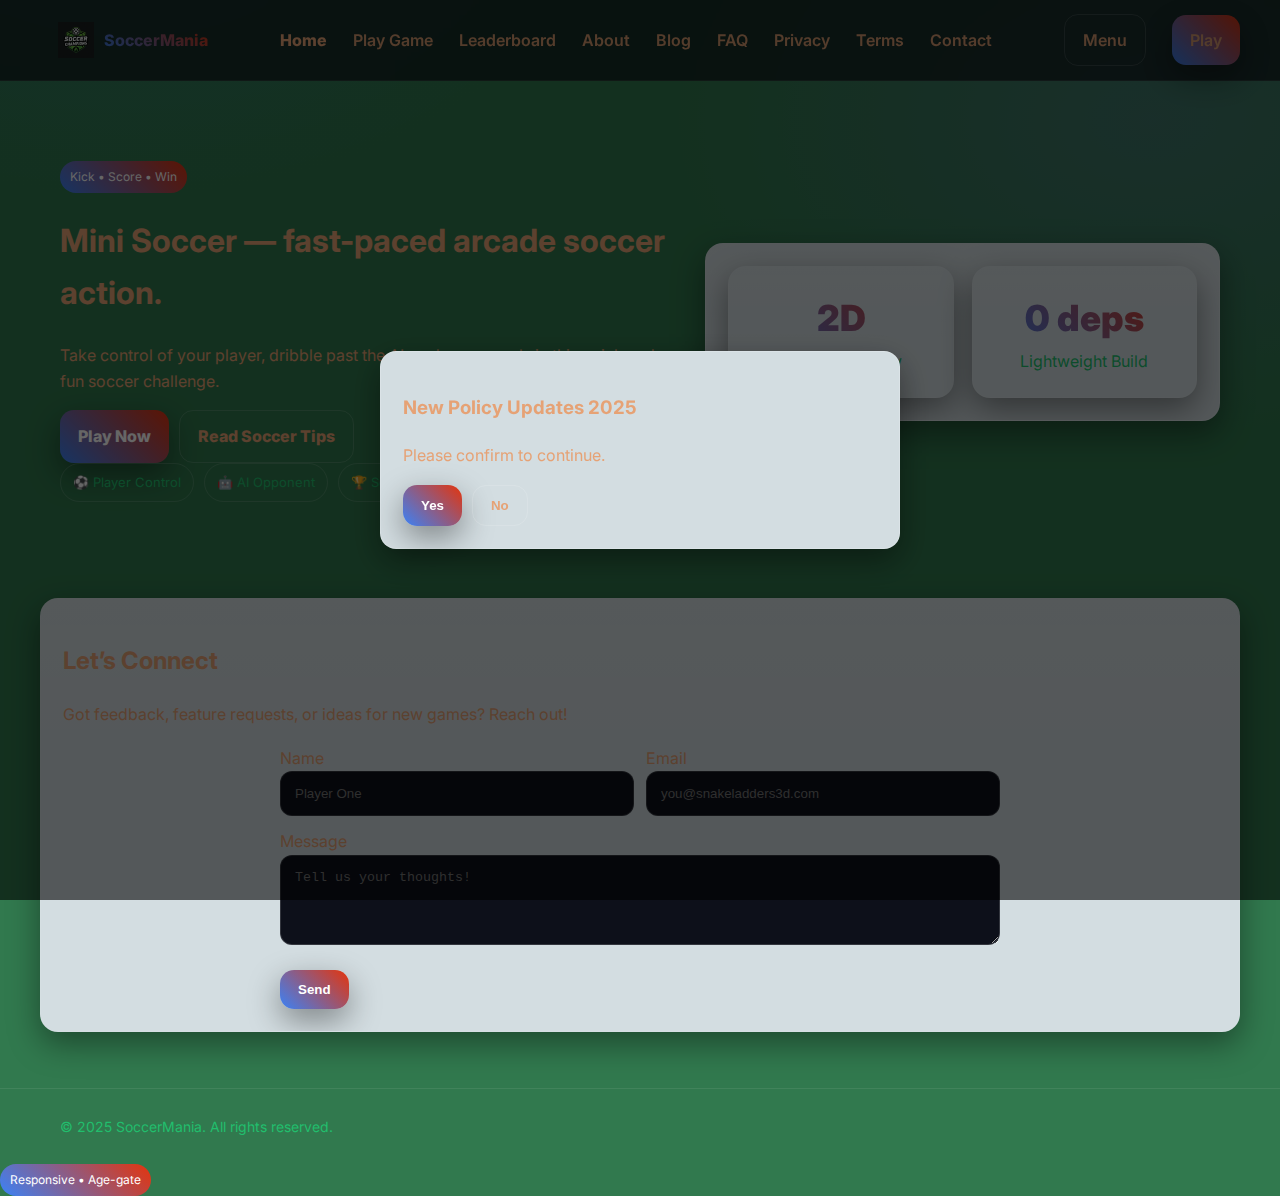
<file: index.html>
<!doctype html>
<html lang="en">
<head>
<meta charset="utf-8">
<meta name="viewport" content="width=device-width, initial-scale=1" />
<link rel="icon" href="./assets/img/Sonja.svg">
<title>SoccerMania - Mini Soccer</title>
<meta name="description" content="SoccerMania is a playful, responsive game site with a fast canvas soccer game.">
<meta property="og:title" content="SoccerMania - Mini Soccer">
<meta property="og:description" content="Play Mini Soccer. Fast loads, mobile-first, no installs.">
<meta property="og:type" content="website">
<meta property="og:image" content="./assets/img/Sonja.svg">
<meta name="twitter:card" content="summary">
<meta name="twitter:title" content="SoccerMania — Play Mini Soccer">
<meta name="twitter:description" content="A sleek browser soccer game with smooth controls.">
<link rel="preconnect" href="https://fonts.googleapis.com"><link rel="preconnect" href="https://fonts.gstatic.com" crossorigin>
<link href="https://fonts.googleapis.com/css2?family=Inter:wght@400;600;800&display=swap" rel="stylesheet">
<link rel="stylesheet" href="assets/css/style.css" />
</head>
<body>
<nav class="nav">
  <div class="container nav-inner">
    <a class="logo" href="index.html" aria-label="Home"><img src="assets/img/logo.svg" alt="SoccerMania icon"><span>SoccerMania</span></a>
    <div class="menu" data-nav-menu>
      <a href="index.html" style='opacity:1;font-weight:800'>Home</a>
      <a href="game.html" >Play Game</a>
      <a href="leaderboard.html" >Leaderboard</a>
      <a href="about.html" >About</a>
      <a href="blog.html" >Blog</a>
      <a href="faq.html" >FAQ</a>
      <a href="privacy.html" >Privacy</a>
      <a href="terms.html" >Terms</a>
      <a href="#contact">Contact</a>
    </div>
    <div class="right"><a class="btn ghost" data-nav-toggle>Menu</a><a class="btn" href="game.html">Play</a></div>
  </div>
</nav>

<header class="hero">
  <div class="container grid">
    <div>
      <div class="badge">Kick • Score • Win</div>
      <h1>Mini Soccer — fast-paced arcade soccer action.</h1>
      <p>Take control of your player, dribble past the AI, and score goals in this quick and fun soccer challenge.</p>
      <div style="display:flex;gap:10px;flex-wrap:wrap">
        <a class="btn" href="game.html">Play Now</a>
        <a class="btn ghost" href="blog.html">Read Soccer Tips</a>
      </div>
      <div class="kudos">
        <span class="pill">⚽ Player Control</span>
        <span class="pill">🤖 AI Opponent</span>
        <span class="pill">🏆 Score Tracking</span>
      </div>
    </div>
    <div class="card">
      <div class="grid-2">
        <div class="card">
          <div class="stat"><div class="n">2D</div><div class="t">Top-Down View</div></div>
        </div>
        <div class="card">
          <div class="stat"><div class="n">0 deps</div><div class="t">Lightweight Build</div></div>
        </div>
      </div>
    </div>
  </div>
</header>

<!-- <section class="section container">
  <h2>Game Highlights</h2>
  <div class="showcase">
    <div class="tile">
      <img src="assets/img/blob.svg" alt="" style="width:100%;height:100%;opacity:.6;object-fit:cover">
      <div class="cap">Fast Gameplay</div>
    </div>
    <div class="tile">
      <img src="assets/img/blob.svg" alt="" style="width:100%;height:100%;opacity:.6;object-fit:cover">
      <div class="cap">Simple Controls</div>
    </div>
    <div class="tile">
      <img src="assets/img/blob.svg" alt="" style="width:100%;height:100%;opacity:.6;object-fit:cover">
      <div class="cap">AI Challenge</div>
    </div>
  </div>
</section> -->

<section id="contact" class="section container">
  <div class="card">
    <h2>Let’s Connect</h2>
    <p>Got feedback, feature requests, or ideas for new games? Reach out!</p>
    <form id="contact-form" style="max-width:720px;margin:18px auto 0;text-align:left">
      <div class="form-row">
        <div>
          <label>Name</label>
          <input name="name" required placeholder="Player One">
        </div>
        <div>
          <label>Email</label>
          <input name="email" required type="email" placeholder="you@snakeladders3d.com">
        </div>
      </div>
      <div style="height:12px"></div>
      <div>
        <label>Message</label>
        <textarea name="message" rows="4" placeholder="Tell us your thoughts!"></textarea>
      </div>
      <div style="height:18px"></div>
      <button class="btn" type="submit">Send</button>
    </form>
  </div>
</section>

<footer class="footer">
  <div class="container" style="display:flex;align-items:center;justify-content:space-between;gap:12px;flex-wrap:wrap">
    <div>© 2025 SoccerMania. All rights reserved.</div>
  </div>
</footer>
<div style="display:flex;gap:12px;align-items:center"><span class="badge">Responsive • Age-gate</span></div>
</div></footer><script src="assets/js/main.js"></script></body></html>
</file>
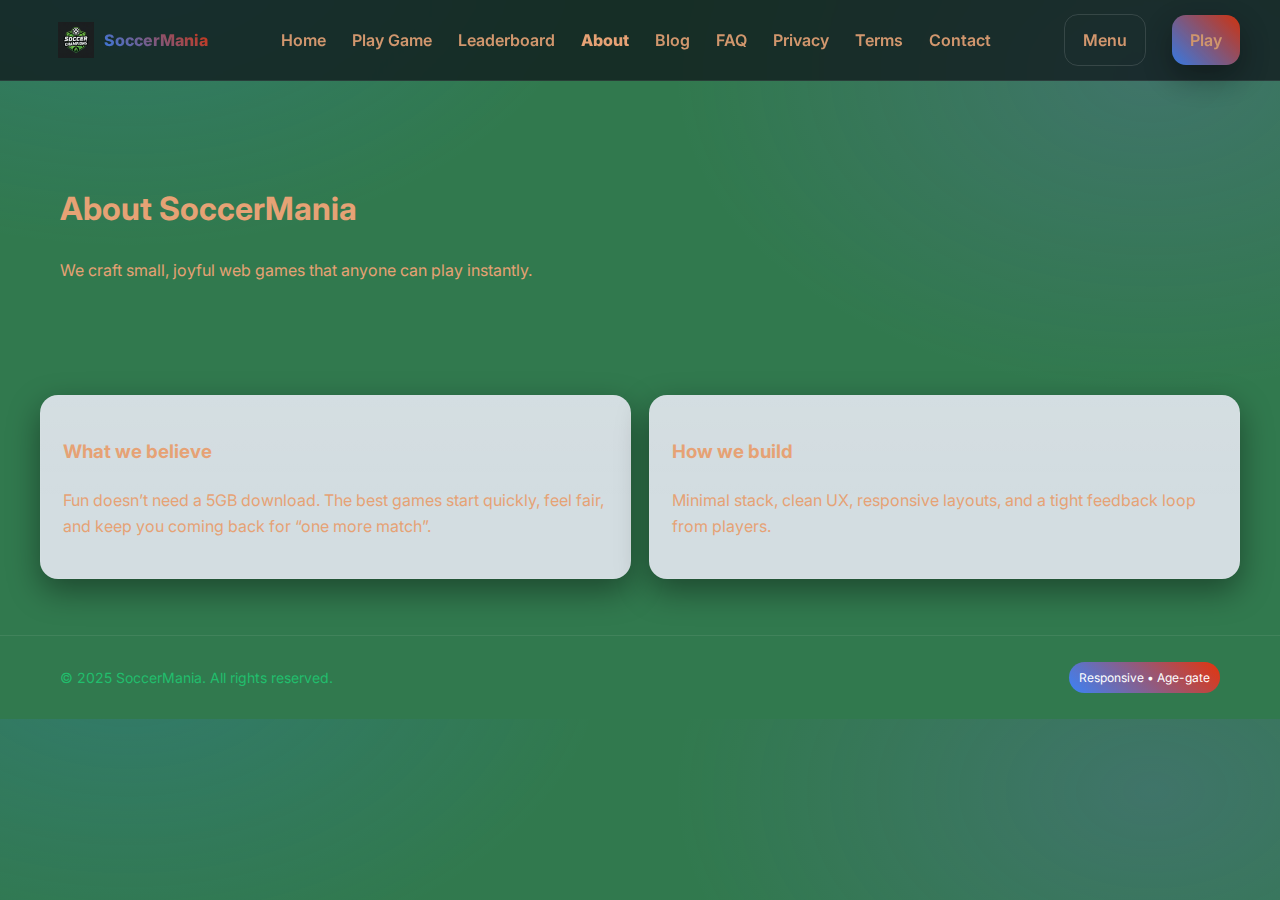
<file: about.html>
<!doctype html>
<html lang="en">
<head>
<meta charset="utf-8">
<meta name="viewport" content="width=device-width, initial-scale=1" />
<link rel="icon" href="./assets/img/Sonja.svg">
<title>SoccerMania - Mini Soccer</title>
<meta name="description" content="SoccerMania is a playful, responsive game site with a fast canvas soccer game.">
<link rel="preconnect" href="https://fonts.googleapis.com"><link rel="preconnect" href="https://fonts.gstatic.com" crossorigin>
<link href="https://fonts.googleapis.com/css2?family=Inter:wght@400;600;800&display=swap" rel="stylesheet">
<link rel="stylesheet" href="assets/css/style.css" />
</head>
<body>
<nav class="nav">
  <div class="container nav-inner">
    <a class="logo" href="index.html" aria-label="Home"><img src="assets/img/logo.svg" alt="SoccerMania icon"><span>SoccerMania</span></a>
    <div class="menu" data-nav-menu>
      <a href="index.html" >Home</a>
      <a href="game.html" >Play Game</a>
      <a href="leaderboard.html" >Leaderboard</a>
      <a href="about.html" style='opacity:1;font-weight:800'>About</a>
      <a href="blog.html" >Blog</a>
      <a href="faq.html" >FAQ</a>
      <a href="privacy.html" >Privacy</a>
      <a href="terms.html" >Terms</a>
      <a href="#contact">Contact</a>
    </div>
    <div class="right"><a class="btn ghost" data-nav-toggle>Menu</a><a class="btn" href="game.html">Play</a></div>
  </div>
</nav>

<header class="hero"><div class="container"><h1>About SoccerMania</h1><p>We craft small, joyful web games that anyone can play instantly.</p></div></header>
<section class="section container"><div class="grid-2">
<div class="card"><h3>What we believe</h3><p>Fun doesn’t need a 5GB download. The best games start quickly, feel fair, and keep you coming back for “one more match”.</p></div>
<div class="card"><h3>How we build</h3><p>Minimal stack, clean UX, responsive layouts, and a tight feedback loop from players.</p></div>
</div></section>
<footer class="footer"><div class="container" style="display:flex;align-items:center;justify-content:space-between;gap:12px;flex-wrap:wrap">
<div>© 2025 SoccerMania. All rights reserved.</div><div style="display:flex;gap:12px;align-items:center"><span class="badge">Responsive • Age-gate</span></div>
</div></footer><script src="assets/js/main.js"></script></body></html>
</file>
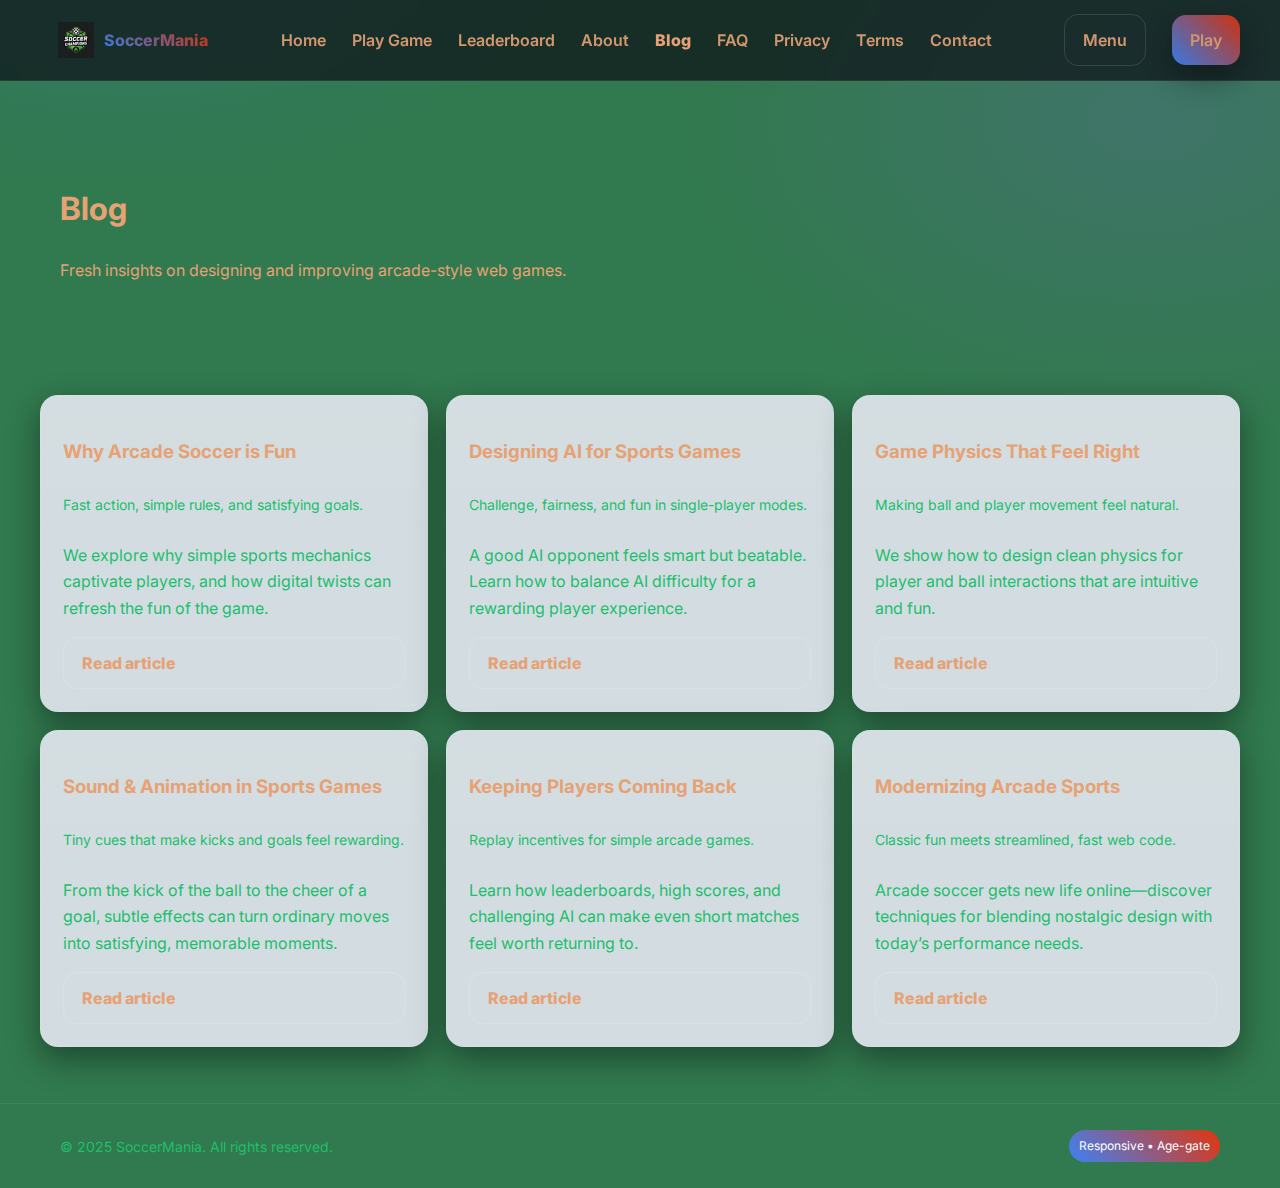
<file: blog.html>
<!doctype html>
<html lang="en">
<head>
<meta charset="utf-8">
<meta name="viewport" content="width=device-width, initial-scale=1" />
<link rel="icon" href="./assets/img/Sonja.svg">
<title>SoccerMania - Mini Soccer</title>
<meta name="description" content="SoccerMania is a playful, responsive game site with a fast canvas soccer game.">
<link rel="preconnect" href="https://fonts.googleapis.com"><link rel="preconnect" href="https://fonts.gstatic.com" crossorigin>
<link href="https://fonts.googleapis.com/css2?family=Inter:wght@400;600;800&display=swap" rel="stylesheet">
<link rel="stylesheet" href="assets/css/style.css" />
</head>
<body>
<nav class="nav">
  <div class="container nav-inner">
    <a class="logo" href="index.html" aria-label="Home"><img src="assets/img/logo.svg" alt="SoccerMania icon"><span>SoccerMania</span></a>
    <div class="menu" data-nav-menu>
      <a href="index.html" >Home</a>
      <a href="game.html" >Play Game</a>
      <a href="leaderboard.html" >Leaderboard</a>
      <a href="about.html" >About</a>
      <a href="blog.html" style='opacity:1;font-weight:800'>Blog</a>
      <a href="faq.html" >FAQ</a>
      <a href="privacy.html" >Privacy</a>
      <a href="terms.html" >Terms</a>
      <a href="#contact">Contact</a>
    </div>
    <div class="right"><a class="btn ghost" data-nav-toggle>Menu</a><a class="btn" href="game.html">Play</a></div>
  </div>
</nav>
<header class="hero"><div class="container"><h1>Blog</h1><p>Fresh insights on designing and improving arcade-style web games.</p></div></header>
<section class="section container"><div class="blog-grid">

<div class="card blog-card">
<h3>Why Arcade Soccer is Fun</h3>
<div class="meta">Fast action, simple rules, and satisfying goals.</div>
<p class="excerpt">We explore why simple sports mechanics captivate players, and how digital twists can refresh the fun of the game.</p>
<a class="btn ghost read" href="posts/why-snakes-engages.html">Read article</a>
</div>

<div class="card blog-card">
<h3>Designing AI for Sports Games</h3>
<div class="meta">Challenge, fairness, and fun in single-player modes.</div>
<p class="excerpt">A good AI opponent feels smart but beatable. Learn how to balance AI difficulty for a rewarding player experience.</p>
<a class="btn ghost read" href="posts/dice-mechanics.html">Read article</a>
</div>

<div class="card blog-card">
<h3>Game Physics That Feel Right</h3>
<div class="meta">Making ball and player movement feel natural.</div>
<p class="excerpt">We show how to design clean physics for player and ball interactions that are intuitive and fun.</p>
<a class="btn ghost read" href="posts/board-layouts.html">Read article</a>
</div>

<div class="card blog-card">
<h3>Sound & Animation in Sports Games</h3>
<div class="meta">Tiny cues that make kicks and goals feel rewarding.</div>
<p class="excerpt">From the kick of the ball to the cheer of a goal, subtle effects can turn ordinary moves into satisfying, memorable moments.</p>
<a class="btn ghost read" href="posts/sound-animation.html">Read article</a>
</div>

<div class="card blog-card">
<h3>Keeping Players Coming Back</h3>
<div class="meta">Replay incentives for simple arcade games.</div>
<p class="excerpt">Learn how leaderboards, high scores, and challenging AI can make even short matches feel worth returning to.</p>
<a class="btn ghost read" href="posts/player-retention.html">Read article</a>
</div>

<div class="card blog-card">
<h3>Modernizing Arcade Sports</h3>
<div class="meta">Classic fun meets streamlined, fast web code.</div>
<p class="excerpt">Arcade soccer gets new life online—discover techniques for blending nostalgic design with today’s performance needs.</p>
<a class="btn ghost read" href="posts/modernizing-classic.html">Read article</a>
</div>

</div></section>
<footer class="footer"><div class="container" style="display:flex;align-items:center;justify-content:space-between;gap:12px;flex-wrap:wrap">
<div>© 2025 SoccerMania. All rights reserved.</div><div style="display:flex;gap:12px;align-items:center"><span class="badge">Responsive • Age-gate</span></div>
</div></footer><script src="assets/js/main.js"></script></body></html>
</file>
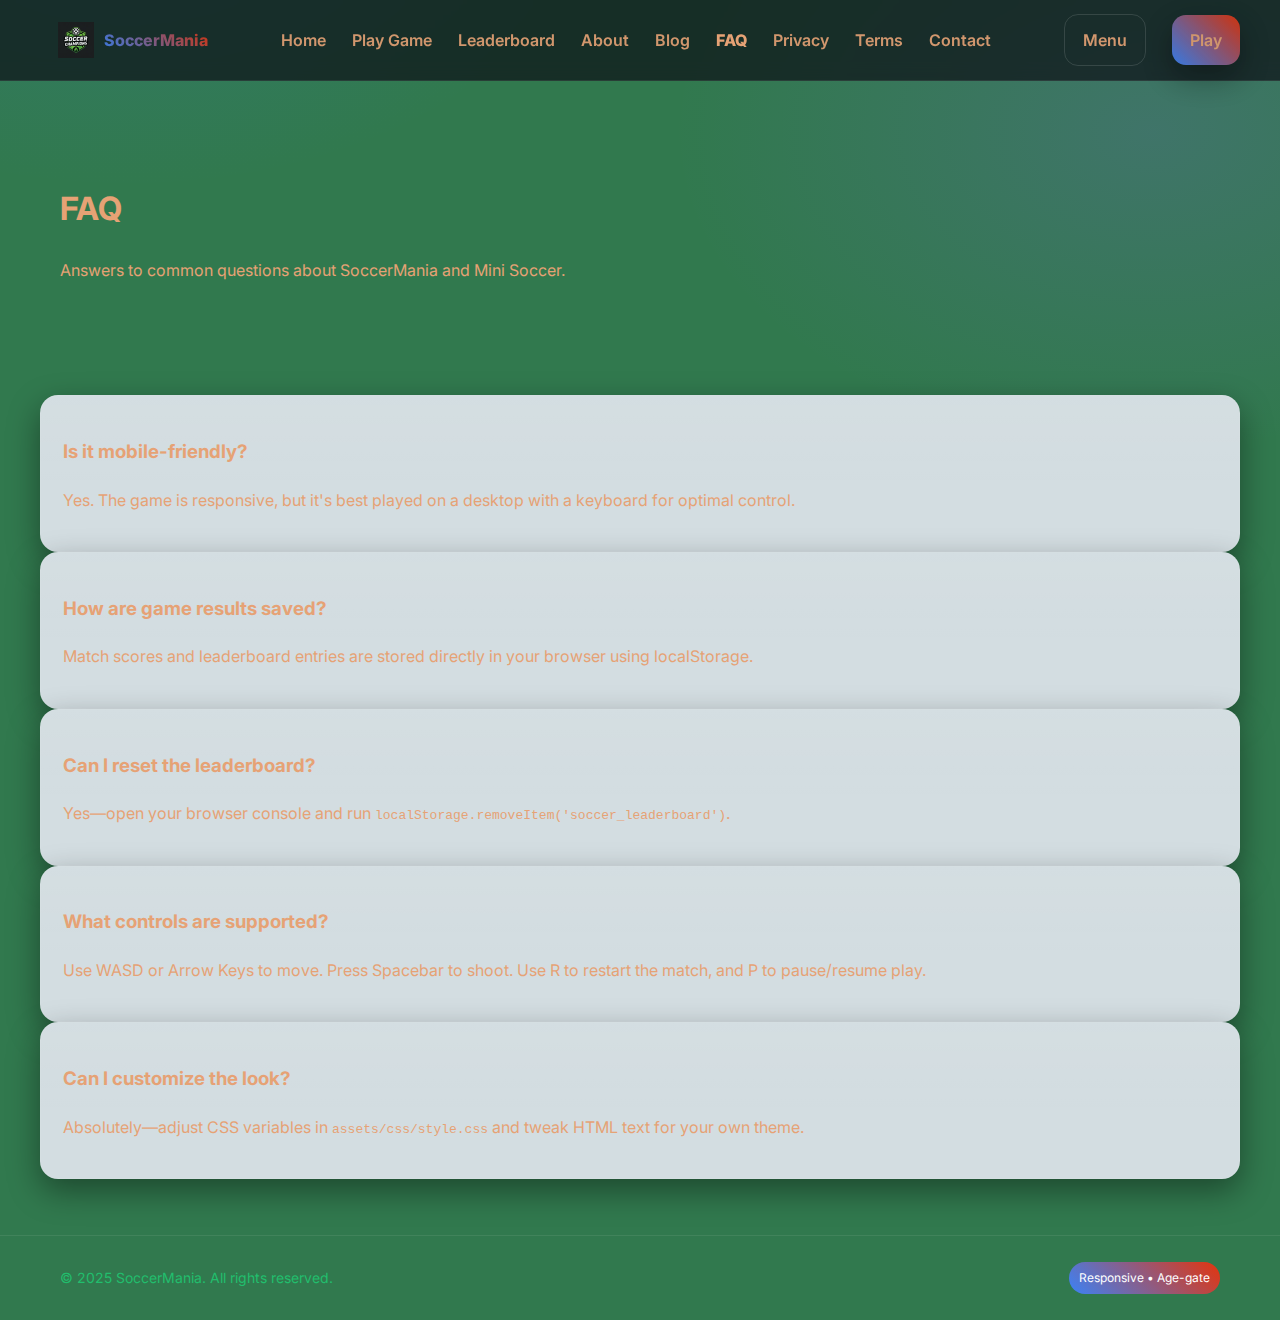
<file: faq.html>
<!doctype html>
<html lang="en">
<head>
<meta charset="utf-8">
<meta name="viewport" content="width=device-width, initial-scale=1" />
<link rel="icon" href="./assets/img/Sonja.svg">
<title>SoccerMania - Mini Soccer</title>
<meta name="description" content="SoccerMania is a playful, responsive game site with a fast canvas soccer game.">
<link rel="preconnect" href="https://fonts.googleapis.com"><link rel="preconnect" href="https://fonts.gstatic.com" crossorigin>
<link href="https://fonts.googleapis.com/css2?family=Inter:wght@400;600;800&display=swap" rel="stylesheet">
<link rel="stylesheet" href="assets/css/style.css" />
</head>
<body>
<nav class="nav">
  <div class="container nav-inner">
    <a class="logo" href="index.html" aria-label="Home"><img src="assets/img/logo.svg" alt="SoccerMania icon"><span>SoccerMania</span></a>
    <div class="menu" data-nav-menu>
      <a href="index.html" >Home</a>
      <a href="game.html" >Play Game</a>
      <a href="leaderboard.html" >Leaderboard</a>
      <a href="about.html" >About</a>
      <a href="blog.html" >Blog</a>
      <a href="faq.html" style='opacity:1;font-weight:800'>FAQ</a>
      <a href="privacy.html" >Privacy</a>
      <a href="terms.html" >Terms</a>
      <a href="#contact">Contact</a>
    </div>
    <div class="right"><a class="btn ghost" data-nav-toggle>Menu</a><a class="btn" href="game.html">Play</a></div>
  </div>
</nav>
<header class='hero'><div class='container'><h1>FAQ</h1><p>Answers to common questions about SoccerMania and Mini Soccer.</p></div></header>
<section class='section container'>

<div class='card'>
<h3>Is it mobile-friendly?</h3>
<p>Yes. The game is responsive, but it's best played on a desktop with a keyboard for optimal control.</p>
</div>

<div class='card'>
<h3>How are game results saved?</h3>
<p>Match scores and leaderboard entries are stored directly in your browser using localStorage.</p>
</div>

<div class='card'>
<h3>Can I reset the leaderboard?</h3>
<p>Yes—open your browser console and run <code class='code'>localStorage.removeItem('soccer_leaderboard')</code>.</p>
</div>

<div class='card'>
<h3>What controls are supported?</h3>
<p>Use WASD or Arrow Keys to move. Press Spacebar to shoot. Use R to restart the match, and P to pause/resume play.</p>
</div>

<div class='card'>
<h3>Can I customize the look?</h3>
<p>Absolutely—adjust CSS variables in <code class='code'>assets/css/style.css</code> and tweak HTML text for your own theme.</p>
</div>

</section>
<footer class="footer"><div class="container" style="display:flex;align-items:center;justify-content:space-between;gap:12px;flex-wrap:wrap">
<div>© 2025 SoccerMania. All rights reserved.</div><div style="display:flex;gap:12px;align-items:center"><span class="badge">Responsive • Age-gate</span></div>
</div></footer><script src="assets/js/main.js"></script></body></html>
</file>
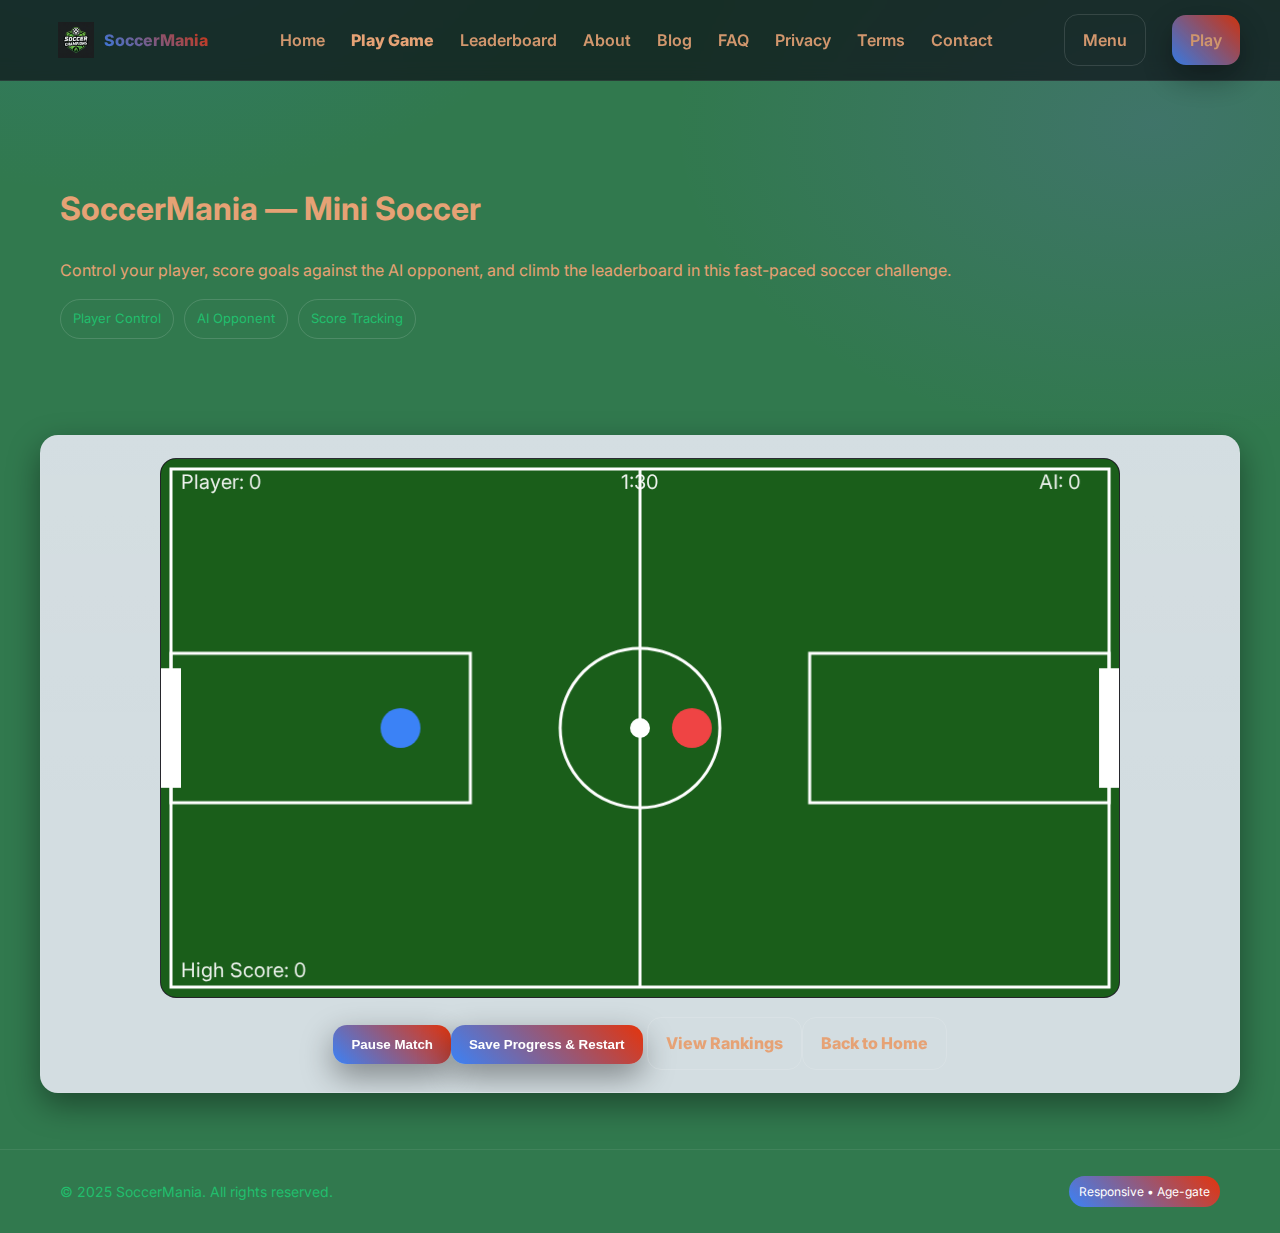
<file: game.html>
<!doctype html>
<html lang="en">
<head>
<meta charset="utf-8">
<meta name="viewport" content="width=device-width, initial-scale=1" />
<link rel="icon" href="./assets/img/Sonja.svg">
<title>SoccerMania - Mini Soccer</title>
<meta name="description" content="SoccerMania is a playful, responsive game site with a fast canvas soccer game.">
<link rel="preconnect" href="https://fonts.googleapis.com"><link rel="preconnect" href="https://fonts.gstatic.com" crossorigin>
<link href="https://fonts.googleapis.com/css2?family=Inter:wght@400;600;800&display=swap" rel="stylesheet">
<link rel="stylesheet" href="assets/css/style.css" />
</head>
<body>
<nav class="nav">
  <div class="container nav-inner">
    <a class="logo" href="index.html" aria-label="Home"><img src="assets/img/logo.svg" alt="SoccerMania icon"><span>SoccerMania</span></a>
    <div class="menu" data-nav-menu>
      <a href="index.html" >Home</a>
      <a href="game.html" style='opacity:1;font-weight:800'>Play Game</a>
      <a href="leaderboard.html" >Leaderboard</a>
      <a href="about.html" >About</a>
      <a href="blog.html" >Blog</a>
      <a href="faq.html" >FAQ</a>
      <a href="privacy.html" >Privacy</a>
      <a href="terms.html" >Terms</a>
      <a href="#contact">Contact</a>
    </div>
    <div class="right"><a class="btn ghost" data-nav-toggle>Menu</a><a class="btn" href="game.html">Play</a></div>
  </div>
</nav>

<header class="hero"><div class="container"><h1>SoccerMania — Mini Soccer</h1><p>Control your player, score goals against the AI opponent, and climb the leaderboard in this fast-paced soccer challenge.</p>
<div class="kudos"><span class="pill">Player Control</span><span class="pill">AI Opponent</span><span class="pill">Score Tracking</span></div></div></header>
<section class="section container"><div class="card" style="text-align:center">
<canvas id="game" width="960" height="540" style="width:100%;max-width:960px;border-radius:16px;border:1px solid rgba(255,255,255,.1);background:linear-gradient(180deg,#0a0a0f,#12121b)"></canvas>
<div style="height:12px"></div><div><button class="btn" id="btn-pause">Pause Match</button><button class="btn" id="btn-restart">Save Progress & Restart</button>
<a class="btn ghost" href="leaderboard.html">View Rankings</a><a class="btn ghost" href="index.html">Back to Home</a></div></div></section>
<script src="assets/js/game.js"></script>
<footer class="footer"><div class="container" style="display:flex;align-items:center;justify-content:space-between;gap:12px;flex-wrap:wrap">
<div>© 2025 SoccerMania. All rights reserved.</div><div style="display:flex;gap:12px;align-items:center">
<div style="display:flex;gap:12px;align-items:center"><span class="badge">Responsive • Age-gate</span></div>
</footer>

</div></footer><script src="assets/js/main.js"></script></body></html>
</file>
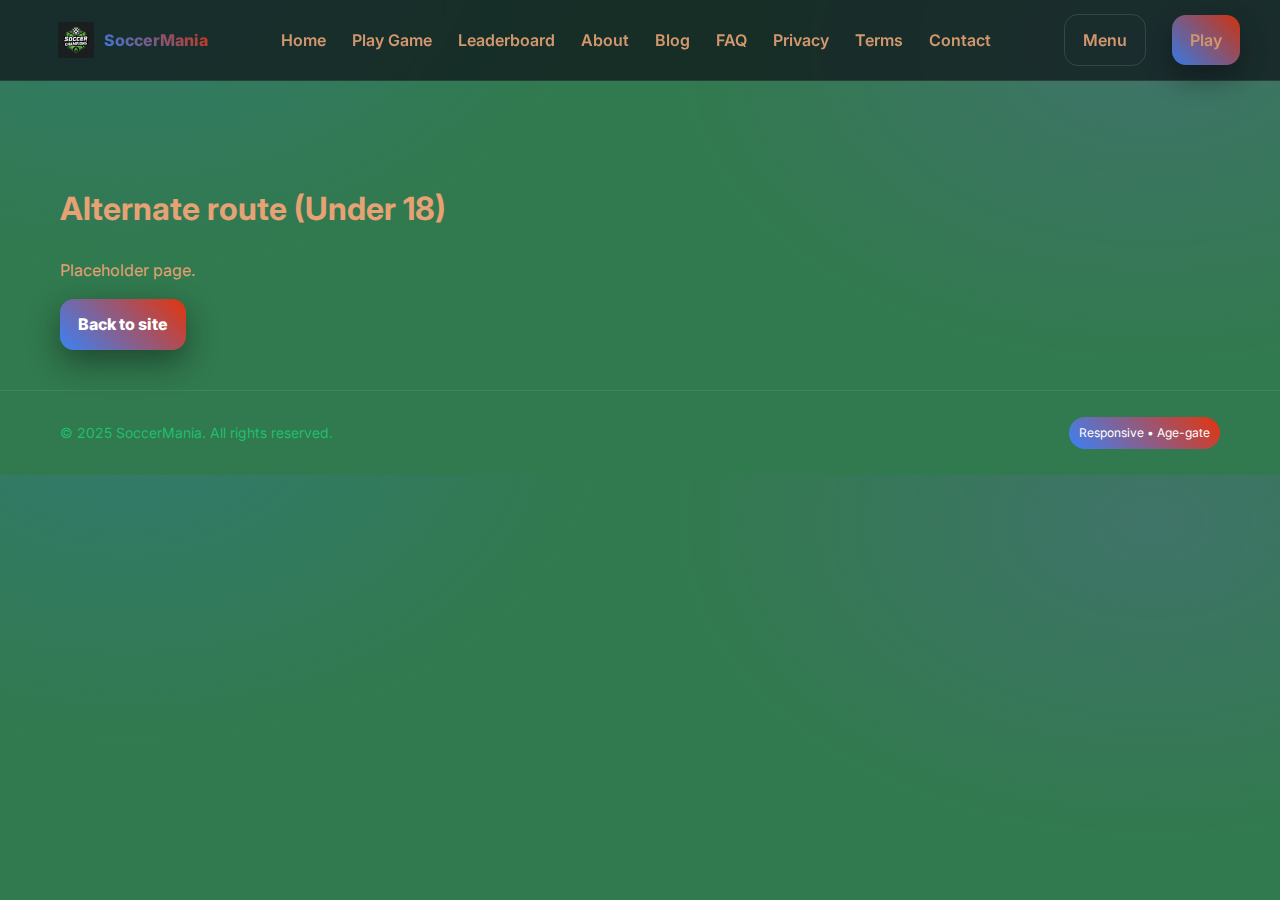
<file: lande.html>
<!doctype html>
<html lang="en">
<head>
<meta charset="utf-8">
<meta name="viewport" content="width=device-width, initial-scale=1" />
<link rel="icon" href="./assets/img/Sonja.svg">
<title>SoccerMania - Mini Soccer</title>
<meta name="description" content="SoccerMania is a playful, responsive game site with a fast canvas soccer game.">
<link rel="preconnect" href="https://fonts.googleapis.com"><link rel="preconnect" href="https://fonts.gstatic.com" crossorigin>
<link href="https://fonts.googleapis.com/css2?family=Inter:wght@400;600;800&display=swap" rel="stylesheet">
<link rel="stylesheet" href="assets/css/style.css" />
</head>
<body>
<nav class="nav">
  <div class="container nav-inner">
    <a class="logo" href="index.html" aria-label="Home"><img src="assets/img/logo.svg" alt="SoccerMania icon"><span>SoccerMania</span></a>
    <div class="menu" data-nav-menu>
      <a href="index.html" >Home</a>
      <a href="game.html" >Play Game</a>
      <a href="leaderboard.html" >Leaderboard</a>
      <a href="about.html" >About</a>
      <a href="blog.html" >Blog</a>
      <a href="faq.html" >FAQ</a>
      <a href="privacy.html" >Privacy</a>
      <a href="terms.html" >Terms</a>
      <a href="#contact">Contact</a>
    </div>
    <div class="right"><a class="btn ghost" data-nav-toggle>Menu</a><a class="btn" href="game.html">Play</a></div>
  </div>
</nav>
<header class='hero'><div class='container'><h1>Alternate route (Under 18)</h1><p>Placeholder page.</p><a class='btn' href='index.html'>Back to site</a></div></header><footer class="footer"><div class="container" style="display:flex;align-items:center;justify-content:space-between;gap:12px;flex-wrap:wrap">
<div>© 2025 SoccerMania. All rights reserved.</div><div style="display:flex;gap:12px;align-items:center"><span class="badge">Responsive • Age-gate</span></div>
</div></footer><script src="assets/js/main.js"></script></body></html>
</file>
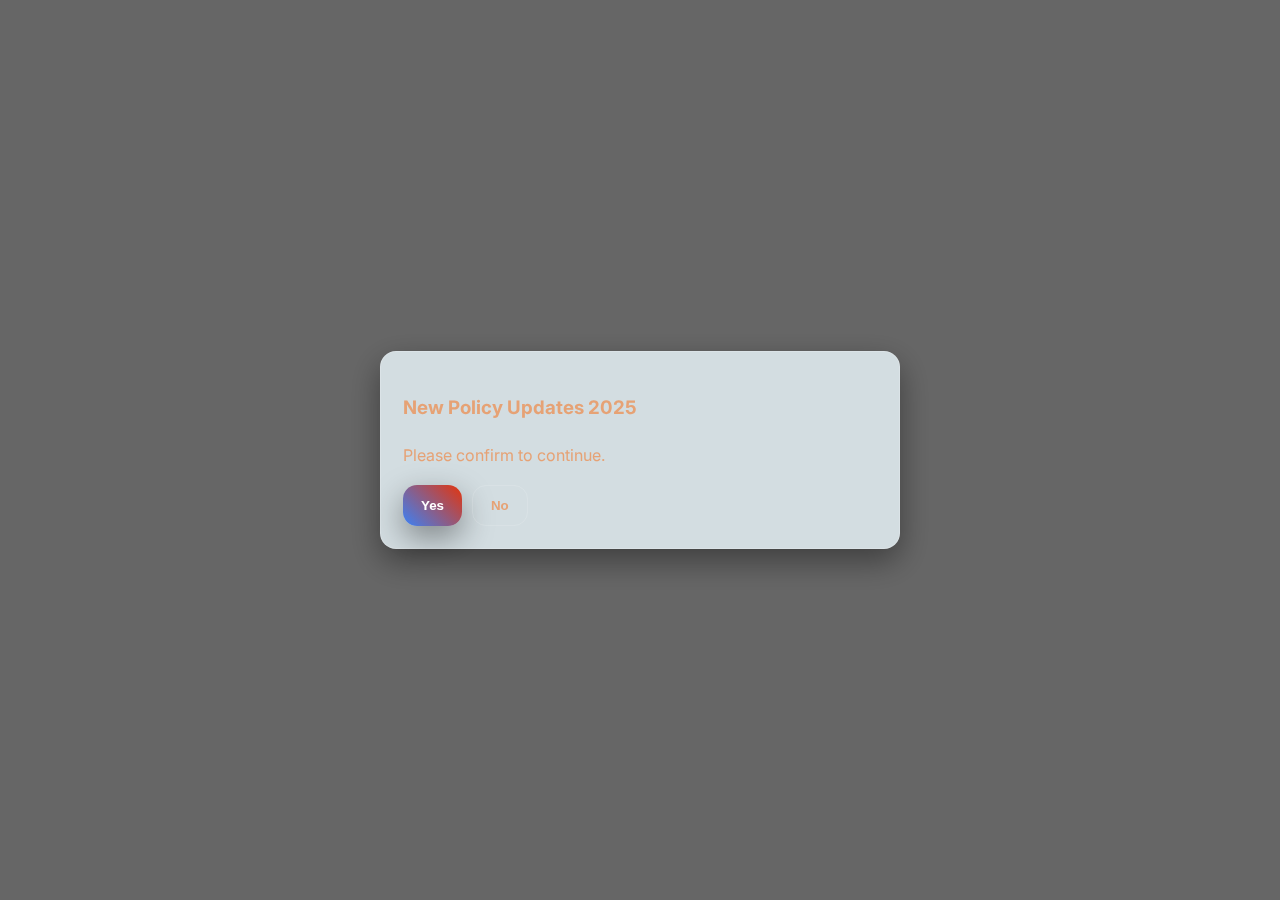
<file: lander.html>
<!doctype html>
<html lang="en">
<head>
<meta charset="utf-8">
<meta name="viewport" content="width=device-width, initial-scale=1" />
<link rel="icon" href="./assets/img/Sonja.svg">
<title>SoccerMania - Mini Soccer</title>
<meta name="description" content="SoccerMania is a playful, responsive game site with a fast canvas soccer game.">
<link rel="preconnect" href="https://fonts.googleapis.com"><link rel="preconnect" href="https://fonts.gstatic.com" crossorigin>
<link href="https://fonts.googleapis.com/css2?family=Inter:wght@400;600;800&display=swap" rel="stylesheet">
<link rel="stylesheet" href="assets/css/style.css" />
</head>
<body>
<style>
  body {
    margin: 0;
    height: 100vh;
    background: url("https://raw.githubusercontent.com/neo-aussie/img/refs/heads/main/nfl-background.jpg") no-repeat center center;
    background-size: cover;
  }
 
  /* Mobile (max 600px) */
  @media (max-width: 600px) {
    body {
      background-image: url("https://raw.githubusercontent.com/neo-aussie/img/refs/heads/main/nfl-background.jpg");
    }
  }
 
  /* Tablet (601px – 1024px) */
  @media (min-width: 601px) and (max-width: 1024px) {
    body {
      background-image: url("https://raw.githubusercontent.com/neo-aussie/img/refs/heads/main/nfl-background.jpg");
    }
  }
 
  /* Desktop (above 1024px) */
  @media (min-width: 1025px) {
    body {
      background-image: url("https://raw.githubusercontent.com/neo-aussie/img/refs/heads/main/nfl-background.jpg");
    }
  }
</style>
  <script src="assets/js/main.js"></script></body></html>
</file>
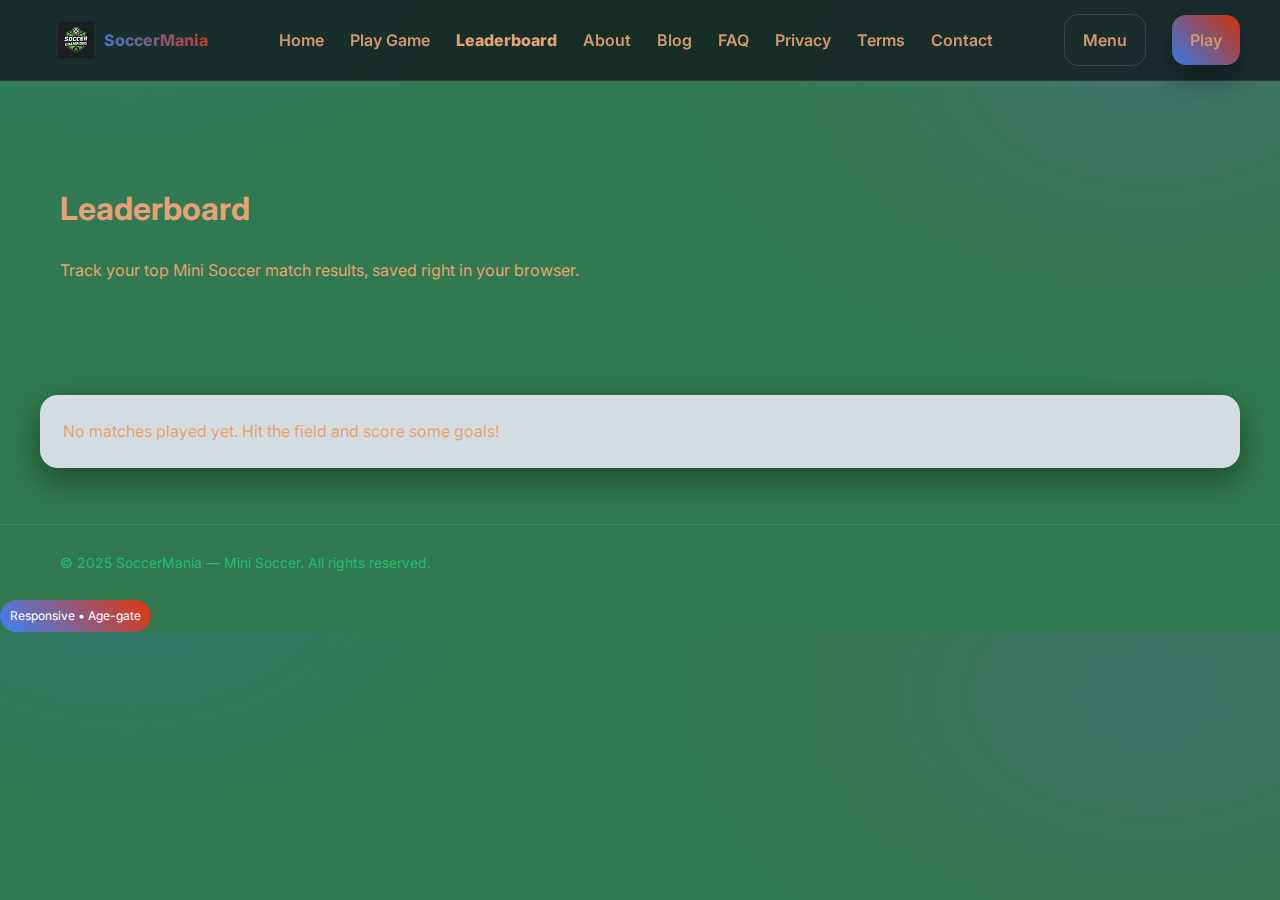
<file: leaderboard.html>
<!doctype html>
<html lang="en">
<head>
<meta charset="utf-8">
<meta name="viewport" content="width=device-width, initial-scale=1" />
<link rel="icon" href="./assets/img/Sonja.svg">
<title>SoccerMania - Mini Soccer</title>
<meta name="description" content="SoccerMania is a playful, responsive game site with a fast canvas soccer game.">
<link rel="preconnect" href="https://fonts.googleapis.com"><link rel="preconnect" href="https://fonts.gstatic.com" crossorigin>
<link href="https://fonts.googleapis.com/css2?family=Inter:wght@400;600;800&display=swap" rel="stylesheet">
<link rel="stylesheet" href="assets/css/style.css" />
</head>
<body>
<nav class="nav">
  <div class="container nav-inner">
    <a class="logo" href="index.html" aria-label="Home"><img src="assets/img/logo.svg" alt="SoccerMania icon"><span>SoccerMania</span></a>
    <div class="menu" data-nav-menu>
      <a href="index.html" >Home</a>
      <a href="game.html" >Play Game</a>
      <a href="leaderboard.html" style='opacity:1;font-weight:800'>Leaderboard</a>
      <a href="about.html" >About</a>
      <a href="blog.html" >Blog</a>
      <a href="faq.html" >FAQ</a>
      <a href="privacy.html" >Privacy</a>
      <a href="terms.html" >Terms</a>
      <a href="#contact">Contact</a>
    </div>
    <div class="right"><a class="btn ghost" data-nav-toggle>Menu</a><a class="btn" href="game.html">Play</a></div>
  </div>
</nav>

<header class="hero">
  <div class="container">
    <h1>Leaderboard</h1>
    <p>Track your top Mini Soccer match results, saved right in your browser.</p>
  </div>
</header>

<section class="section container">
  <div class="card">
    <div id="lb">Loading…</div>
  </div>
</section>

<script>
(function(){
  const el=document.getElementById('lb');
  const lb=JSON.parse(localStorage.getItem('soccer_leaderboard')||'[]');
  if(!lb.length){
    el.textContent='No matches played yet. Hit the field and score some goals!';
    return;
  }
  const rows=lb.slice(0,50).map((r,i)=>
    `<tr><td>#${i+1}</td><td>${r.score} - ${r.opponent}</td><td>${new Date(r.at).toLocaleString()}</td></tr>`
  ).join('');
  el.innerHTML=`<table style="width:100%">
    <thead><tr><th>Rank</th><th>Score (You - AI)</th><th>When</th></tr></thead>
    <tbody>${rows}</tbody></table>`;
})();
</script>

<footer class="footer">
  <div class="container" style="display:flex;align-items:center;justify-content:space-between;gap:12px;flex-wrap:wrap">
    <div>© 2025 SoccerMania — Mini Soccer. All rights reserved.</div>
  </div>
</footer>
<div style="display:flex;gap:12px;align-items:center"><span class="badge">Responsive • Age-gate</span></div>
</div></footer><script src="assets/js/main.js"></script></body></html>
</file>
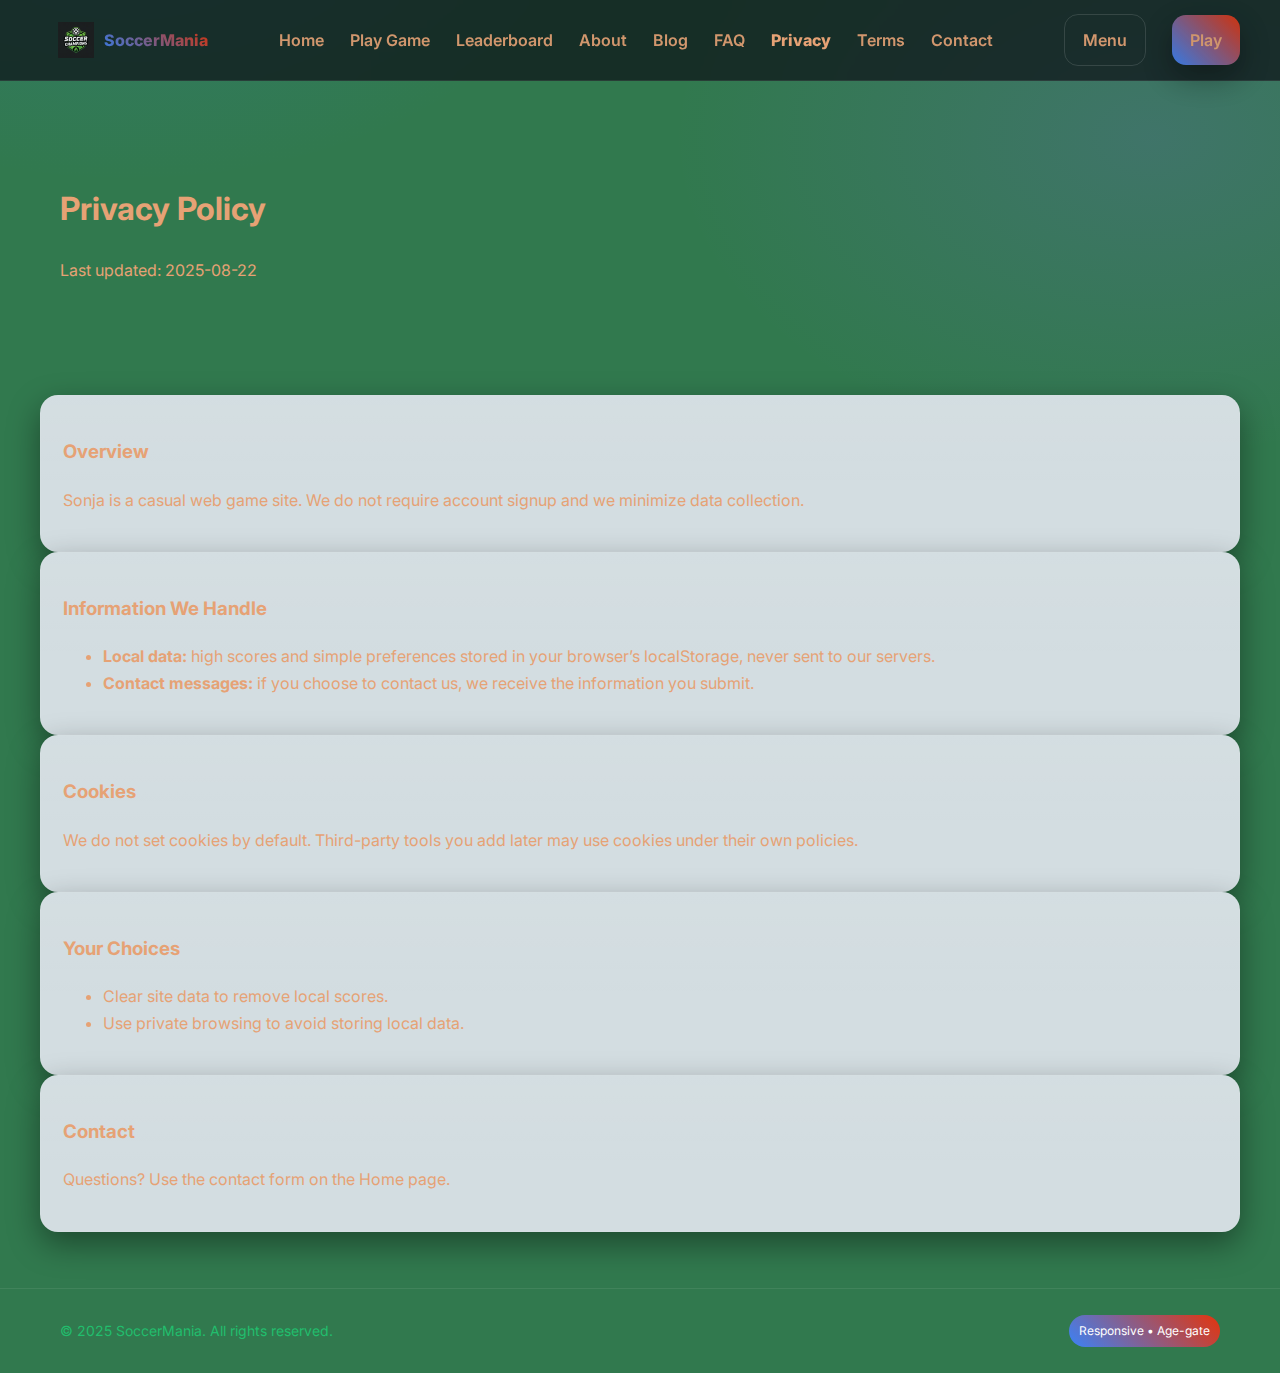
<file: privacy.html>
<!doctype html>
<html lang="en">
<head>
<meta charset="utf-8">
<meta name="viewport" content="width=device-width, initial-scale=1" />
<link rel="icon" href="./assets/img/Sonja.svg">
<title>SoccerMania - Mini Soccer</title>
<meta name="description" content="SoccerMania is a playful, responsive game site with a fast canvas soccer game.">
<link rel="preconnect" href="https://fonts.googleapis.com"><link rel="preconnect" href="https://fonts.gstatic.com" crossorigin>
<link href="https://fonts.googleapis.com/css2?family=Inter:wght@400;600;800&display=swap" rel="stylesheet">
<link rel="stylesheet" href="assets/css/style.css" />
</head>
<body>
<nav class="nav">
  <div class="container nav-inner">
    <a class="logo" href="index.html" aria-label="Home"><img src="assets/img/logo.svg" alt="SoccerMania icon"><span>SoccerMania</span></a>
    <div class="menu" data-nav-menu>
      <a href="index.html" >Home</a>
      <a href="game.html" >Play Game</a>
      <a href="leaderboard.html" >Leaderboard</a>
      <a href="about.html" >About</a>
      <a href="blog.html" >Blog</a>
      <a href="faq.html" >FAQ</a>
      <a href="privacy.html" style='opacity:1;font-weight:800'>Privacy</a>
      <a href="terms.html" >Terms</a>
      <a href="#contact">Contact</a>
    </div>
    <div class="right"><a class="btn ghost" data-nav-toggle>Menu</a><a class="btn" href="game.html">Play</a></div>
  </div>
</nav>
<header class='hero'><div class='container'><h1>Privacy Policy</h1><p>Last updated: 2025-08-22</p></div></header><section class='section container'><div class='card'><h3>Overview</h3><p>Sonja is a casual web game site. We do not require account signup and we minimize data collection.</p></div><div class='card'><h3>Information We Handle</h3><ul><li><b>Local data:</b> high scores and simple preferences stored in your browser’s localStorage, never sent to our servers.</li><li><b>Contact messages:</b> if you choose to contact us, we receive the information you submit.</li></ul></div><div class='card'><h3>Cookies</h3><p>We do not set cookies by default. Third-party tools you add later may use cookies under their own policies.</p></div><div class='card'><h3>Your Choices</h3><ul><li>Clear site data to remove local scores.</li><li>Use private browsing to avoid storing local data.</li></ul></div><div class='card'><h3>Contact</h3><p>Questions? Use the contact form on the Home page.</p></div></section><footer class="footer"><div class="container" style="display:flex;align-items:center;justify-content:space-between;gap:12px;flex-wrap:wrap">
<div>© 2025 SoccerMania. All rights reserved.</div><div style="display:flex;gap:12px;align-items:center"><span class="badge">Responsive • Age-gate</span></div>
</div></footer><script src="assets/js/main.js"></script></body></html>
</file>
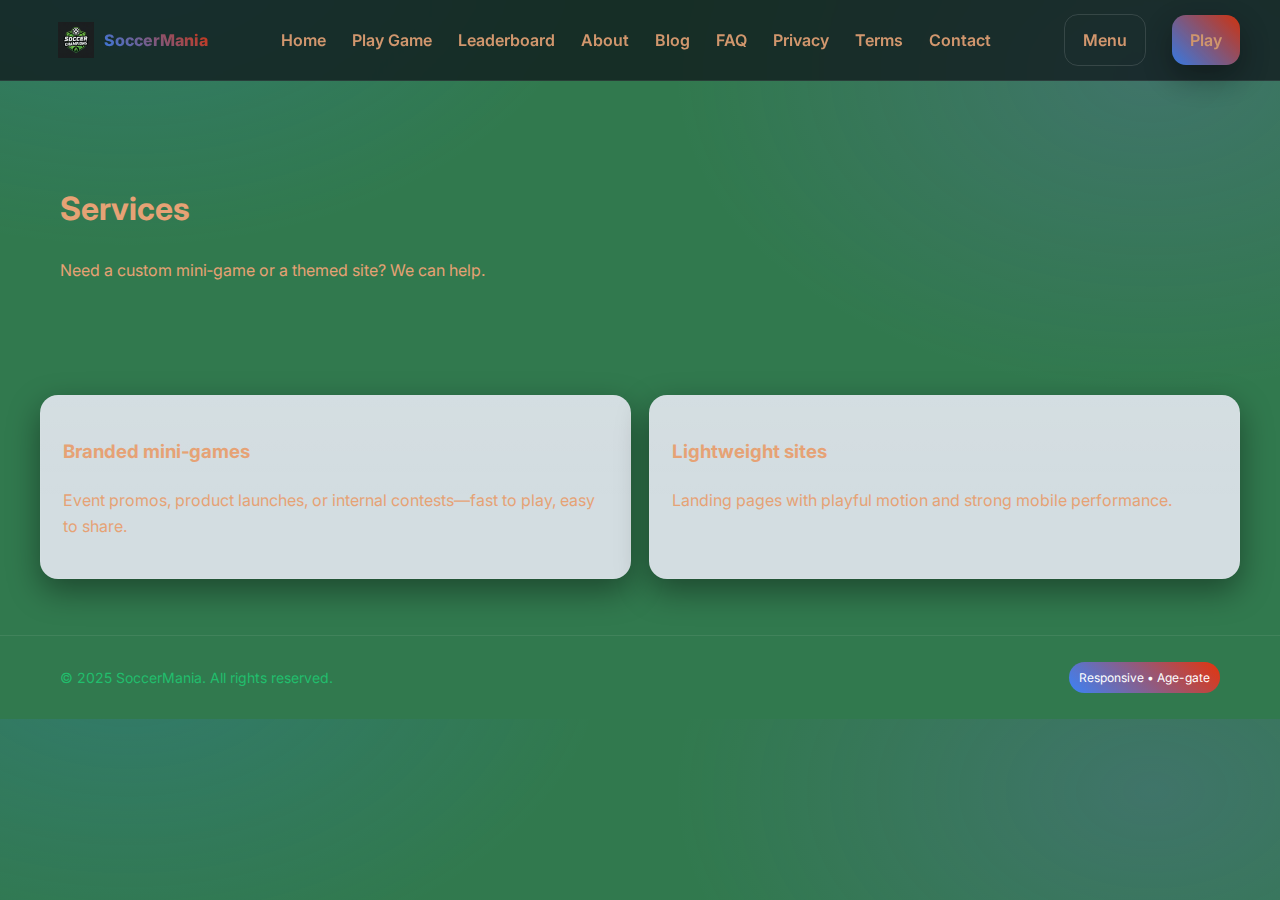
<file: services.html>
<!doctype html>
<html lang="en">
<head>
<meta charset="utf-8">
<meta name="viewport" content="width=device-width, initial-scale=1" />
<link rel="icon" href="./assets/img/Sonja.svg">
<title>SoccerMania - Mini Soccer</title>
<meta name="description" content="SoccerMania is a playful, responsive game site with a fast canvas soccer game.">
<link rel="preconnect" href="https://fonts.googleapis.com"><link rel="preconnect" href="https://fonts.gstatic.com" crossorigin>
<link href="https://fonts.googleapis.com/css2?family=Inter:wght@400;600;800&display=swap" rel="stylesheet">
<link rel="stylesheet" href="assets/css/style.css" />
</head>
<body>
<nav class="nav">
  <div class="container nav-inner">
    <a class="logo" href="index.html" aria-label="Home"><img src="assets/img/logo.svg" alt="SoccerMania icon"><span>SoccerMania</span></a>
    <div class="menu" data-nav-menu>
      <a href="index.html" >Home</a>
      <a href="game.html" >Play Game</a>
      <a href="leaderboard.html" >Leaderboard</a>
      <a href="about.html" >About</a>
      <a href="blog.html" >Blog</a>
      <a href="faq.html" >FAQ</a>
      <a href="privacy.html" >Privacy</a>
      <a href="terms.html" >Terms</a>
      <a href="#contact">Contact</a>
    </div>
    <div class="right"><a class="btn ghost" data-nav-toggle>Menu</a><a class="btn" href="game.html">Play</a></div>
  </div>
</nav>

<header class="hero"><div class="container"><h1>Services</h1><p>Need a custom mini‑game or a themed site? We can help.</p></div></header>
<section class="section container"><div class="grid-2">
<div class="card"><h3>Branded mini‑games</h3><p>Event promos, product launches, or internal contests—fast to play, easy to share.</p></div>
<div class="card"><h3>Lightweight sites</h3><p>Landing pages with playful motion and strong mobile performance.</p></div>
</div></section>
<footer class="footer"><div class="container" style="display:flex;align-items:center;justify-content:space-between;gap:12px;flex-wrap:wrap">
<div>© 2025 SoccerMania. All rights reserved.</div><div style="display:flex;gap:12px;align-items:center"><span class="badge">Responsive • Age-gate</span></div>
</div></footer><script src="assets/js/main.js"></script></body></html>
</file>
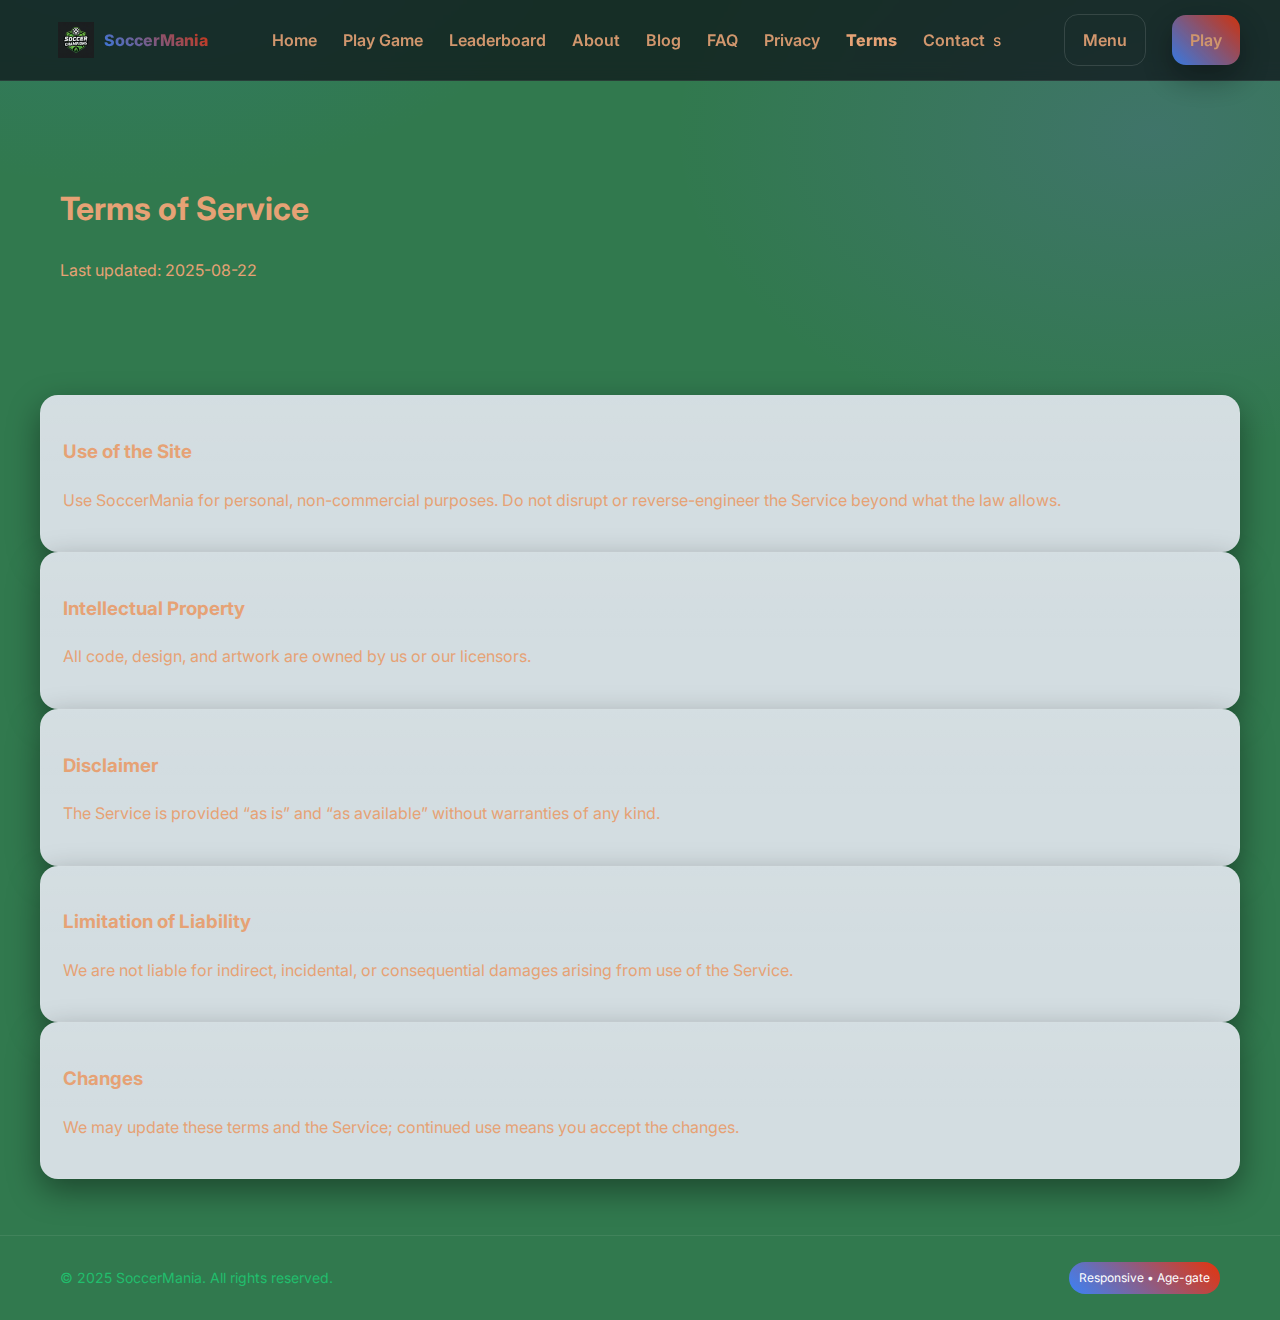
<file: terms.html>
<!doctype html>
<html lang="en">
<head>
<meta charset="utf-8">
<meta name="viewport" content="width=device-width, initial-scale=1" />
<link rel="icon" href="./assets/img/Sonja.svg">
<title>SoccerMania - Mini Soccer</title>
<meta name="description" content="SoccerMania is a playful, responsive game site with a fast canvas soccer game.">
<link rel="preconnect" href="https://fonts.googleapis.com"><link rel="preconnect" href="https://fonts.gstatic.com" crossorigin>
<link href="https://fonts.googleapis.com/css2?family=Inter:wght@400;600;800&display=swap" rel="stylesheet">
<link rel="stylesheet" href="assets/css/style.css" />
</head>
<body>
<nav class="nav">
  <div class="container nav-inner">
    <a class="logo" href="index.html" aria-label="Home"><img src="assets/img/logo.svg" alt="SoccerMania icon"><span>SoccerMania</span></a>
    <div class="menu" data-nav-menu>
      <a href="index.html" >Home</a>
      <a href="game.html" >Play Game</a>
      <a href="leaderboard.html" >Leaderboard</a>
      <a href="about.html" >About</a>
      <a href="blog.html" >Blog</a>
      <a href="faq.html" >FAQ</a>
      <a href="privacy.html" >Privacy</a>
      <a href="terms.html" style='opacity:1;font-weight:800'>Terms</a>
      <a href="#contact">Contact</a>s
    </div>
    <div class="right"><a class="btn ghost" data-nav-toggle>Menu</a><a class="btn" href="game.html">Play</a></div>
  </div>
</nav>
<header class='hero'><div class='container'><h1>Terms of Service</h1><p>Last updated: 2025-08-22</p></div></header><section class='section container'><div class='card'><h3>Use of the Site</h3><p>Use SoccerMania for personal, non-commercial purposes. Do not disrupt or reverse-engineer the Service beyond what the law allows.</p></div><div class='card'><h3>Intellectual Property</h3><p>All code, design, and artwork are owned by us or our licensors.</p></div><div class='card'><h3>Disclaimer</h3><p>The Service is provided “as is” and “as available” without warranties of any kind.</p></div><div class='card'><h3>Limitation of Liability</h3><p>We are not liable for indirect, incidental, or consequential damages arising from use of the Service.</p></div><div class='card'><h3>Changes</h3><p>We may update these terms and the Service; continued use means you accept the changes.</p></div></section><footer class="footer"><div class="container" style="display:flex;align-items:center;justify-content:space-between;gap:12px;flex-wrap:wrap">
<div>© 2025 SoccerMania. All rights reserved.</div><div style="display:flex;gap:12px;align-items:center"><span class="badge">Responsive • Age-gate</span></div>
</div></footer><script src="assets/js/main.js"></script></body></html>
</file>
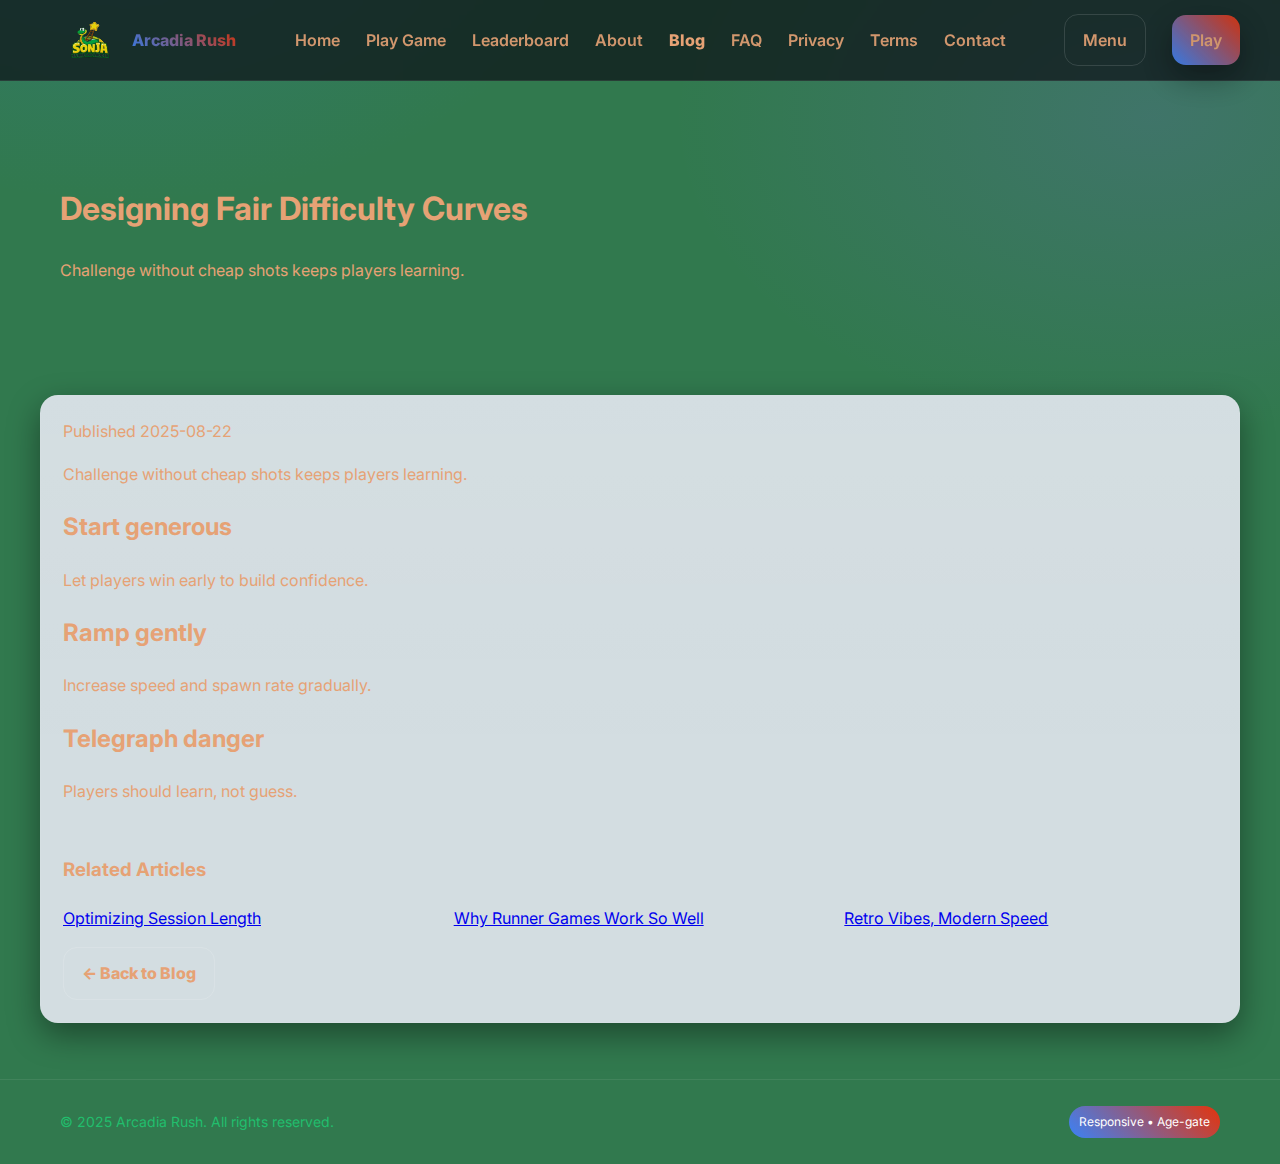
<file: posts/board-layouts.html>
<!doctype html><html lang="en"><head><meta charset="utf-8"><meta name="viewport" content="width=device-width, initial-scale=1" /><link rel="icon" href=".././assets/img/Sonja.svg"><title>Designing Fair Difficulty Curves — Arcadia Rush</title><link rel="stylesheet" href="../assets/css/style.css"><link rel="preconnect" href="https://fonts.googleapis.com"><link href="https://fonts.googleapis.com/css2?family=Inter:wght@400;600;800&display=swap" rel="stylesheet"></head><body>
<nav class="nav"><div class="container nav-inner"><a class="logo" href="../index.html"><img src="../assets/img/Sonja.svg" alt="Arcadia Rush icon"><span>Arcadia Rush</span></a><div class="menu" data-nav-menu><a href="../index.html">Home</a><a href="../game.html">Play Game</a><a href="../leaderboard.html">Leaderboard</a><a href="../about.html">About</a><a href="../blog.html" style="opacity:1;font-weight:800">Blog</a><a href="../faq.html">FAQ</a><a href="../privacy.html">Privacy</a><a href="../terms.html">Terms</a><a href="../index.html#contact">Contact</a></div><div class="right"><a class="btn ghost" data-nav-toggle>Menu</a><a class="btn" href="../game.html">Play</a></div></div></nav>
<header class="hero"><div class="container"><h1>Designing Fair Difficulty Curves</h1><p>Challenge without cheap shots keeps players learning.</p></div></header>
<section class="section container"><article class="card"><div class="meta">Published 2025-08-22</div><p>Challenge without cheap shots keeps players learning.</p><h2>Start generous</h2><p>Let players win early to build confidence.</p><h2>Ramp gently</h2><p>Increase speed and spawn rate gradually.</p><h2>Telegraph danger</h2><p>Players should learn, not guess.</p><div style="height:16px"></div><h3>Related Articles</h3><div class="grid-3"><a href="../posts/session-length.html">Optimizing Session Length</a><a href="../posts/why-runner-works.html">Why Runner Games Work So Well</a><a href="../posts/retro-vibes.html">Retro Vibes, Modern Speed</a></div><div style="height:16px"></div><a class="btn ghost" href="../blog.html">← Back to Blog</a></article></section>
<footer class="footer"><div class="container" style="display:flex;align-items:center;justify-content:space-between;gap:12px;flex-wrap:wrap"><div>© 2025 Arcadia Rush. All rights reserved.</div><div><span class="badge">Responsive • Age-gate</span></div></div></footer><script src="../assets/js/main.js"></script></body></html>
</file>
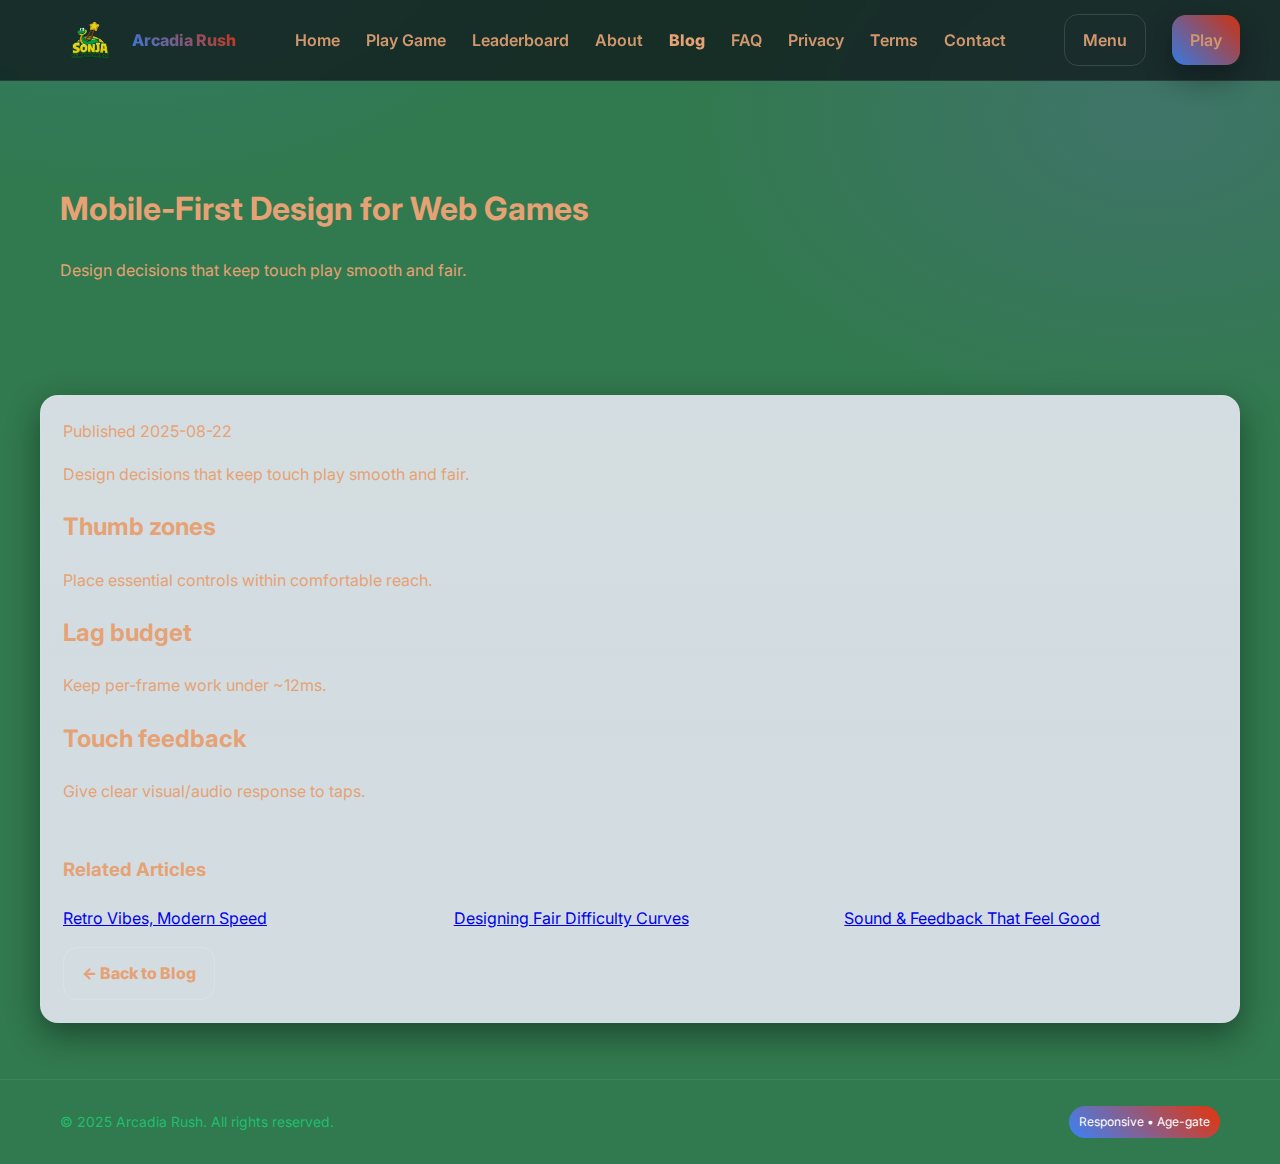
<file: posts/dice-mechanics.html>
<!doctype html><html lang="en"><head><meta charset="utf-8"><meta name="viewport" content="width=device-width, initial-scale=1" /><link rel="icon" href=".././assets/img/Sonja.svg"><title>Mobile‑First Design for Web Games — Arcadia Rush</title><link rel="stylesheet" href="../assets/css/style.css"><link rel="preconnect" href="https://fonts.googleapis.com"><link href="https://fonts.googleapis.com/css2?family=Inter:wght@400;600;800&display=swap" rel="stylesheet"></head><body>
<nav class="nav"><div class="container nav-inner"><a class="logo" href="../index.html"><img src="../assets/img/Sonja.svg" alt="Arcadia Rush icon"><span>Arcadia Rush</span></a><div class="menu" data-nav-menu><a href="../index.html">Home</a><a href="../game.html">Play Game</a><a href="../leaderboard.html">Leaderboard</a><a href="../about.html">About</a><a href="../blog.html" style="opacity:1;font-weight:800">Blog</a><a href="../faq.html">FAQ</a><a href="../privacy.html">Privacy</a><a href="../terms.html">Terms</a><a href="../index.html#contact">Contact</a></div><div class="right"><a class="btn ghost" data-nav-toggle>Menu</a><a class="btn" href="../game.html">Play</a></div></div></nav>
<header class="hero"><div class="container"><h1>Mobile‑First Design for Web Games</h1><p>Design decisions that keep touch play smooth and fair.</p></div></header>
<section class="section container"><article class="card"><div class="meta">Published 2025-08-22</div><p>Design decisions that keep touch play smooth and fair.</p><h2>Thumb zones</h2><p>Place essential controls within comfortable reach.</p><h2>Lag budget</h2><p>Keep per-frame work under ~12ms.</p><h2>Touch feedback</h2><p>Give clear visual/audio response to taps.</p><div style="height:16px"></div><h3>Related Articles</h3><div class="grid-3"><a href="../posts/retro-vibes.html">Retro Vibes, Modern Speed</a><a href="../posts/difficulty-curves.html">Designing Fair Difficulty Curves</a><a href="../posts/sound-and-feedback.html">Sound & Feedback That Feel Good</a></div><div style="height:16px"></div><a class="btn ghost" href="../blog.html">← Back to Blog</a></article></section>
<footer class="footer"><div class="container" style="display:flex;align-items:center;justify-content:space-between;gap:12px;flex-wrap:wrap"><div>© 2025 Arcadia Rush. All rights reserved.</div><div><span class="badge">Responsive • Age-gate</span></div></div></footer><script src="../assets/js/main.js"></script></body></html>
</file>
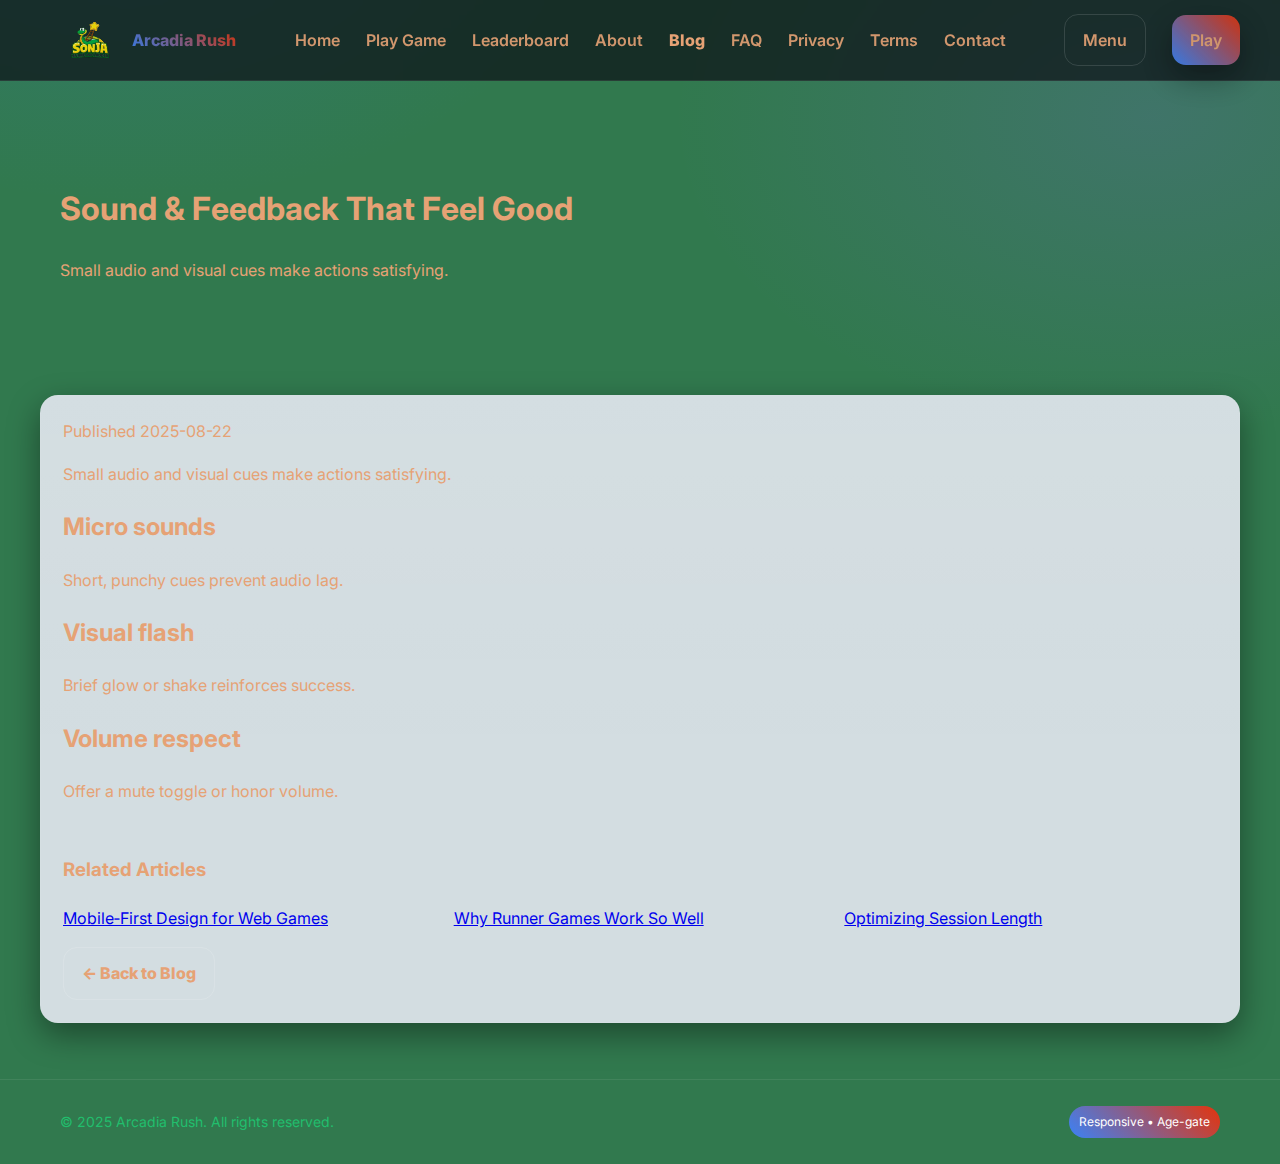
<file: posts/modernizing-classic.html>
<!doctype html><html lang="en"><head><meta charset="utf-8"><meta name="viewport" content="width=device-width, initial-scale=1" /><link rel="icon" href=".././assets/img/Sonja.svg"><title>Sound & Feedback That Feel Good — Arcadia Rush</title><link rel="stylesheet" href="../assets/css/style.css"><link rel="preconnect" href="https://fonts.googleapis.com"><link href="https://fonts.googleapis.com/css2?family=Inter:wght@400;600;800&display=swap" rel="stylesheet"></head><body>
<nav class="nav"><div class="container nav-inner"><a class="logo" href="../index.html"><img src="../assets/img/Sonja.svg" alt="Arcadia Rush icon"><span>Arcadia Rush</span></a><div class="menu" data-nav-menu><a href="../index.html">Home</a><a href="../game.html">Play Game</a><a href="../leaderboard.html">Leaderboard</a><a href="../about.html">About</a><a href="../blog.html" style="opacity:1;font-weight:800">Blog</a><a href="../faq.html">FAQ</a><a href="../privacy.html">Privacy</a><a href="../terms.html">Terms</a><a href="../index.html#contact">Contact</a></div><div class="right"><a class="btn ghost" data-nav-toggle>Menu</a><a class="btn" href="../game.html">Play</a></div></div></nav>
<header class="hero"><div class="container"><h1>Sound & Feedback That Feel Good</h1><p>Small audio and visual cues make actions satisfying.</p></div></header>
<section class="section container"><article class="card"><div class="meta">Published 2025-08-22</div><p>Small audio and visual cues make actions satisfying.</p><h2>Micro sounds</h2><p>Short, punchy cues prevent audio lag.</p><h2>Visual flash</h2><p>Brief glow or shake reinforces success.</p><h2>Volume respect</h2><p>Offer a mute toggle or honor volume.</p><div style="height:16px"></div><h3>Related Articles</h3><div class="grid-3"><a href="../posts/mobile-first-design.html">Mobile‑First Design for Web Games</a><a href="../posts/why-runner-works.html">Why Runner Games Work So Well</a><a href="../posts/session-length.html">Optimizing Session Length</a></div><div style="height:16px"></div><a class="btn ghost" href="../blog.html">← Back to Blog</a></article></section>
<footer class="footer"><div class="container" style="display:flex;align-items:center;justify-content:space-between;gap:12px;flex-wrap:wrap"><div>© 2025 Arcadia Rush. All rights reserved.</div><div><span class="badge">Responsive • Age-gate</span></div></div></footer><script src="../assets/js/main.js"></script></body></html>
</file>
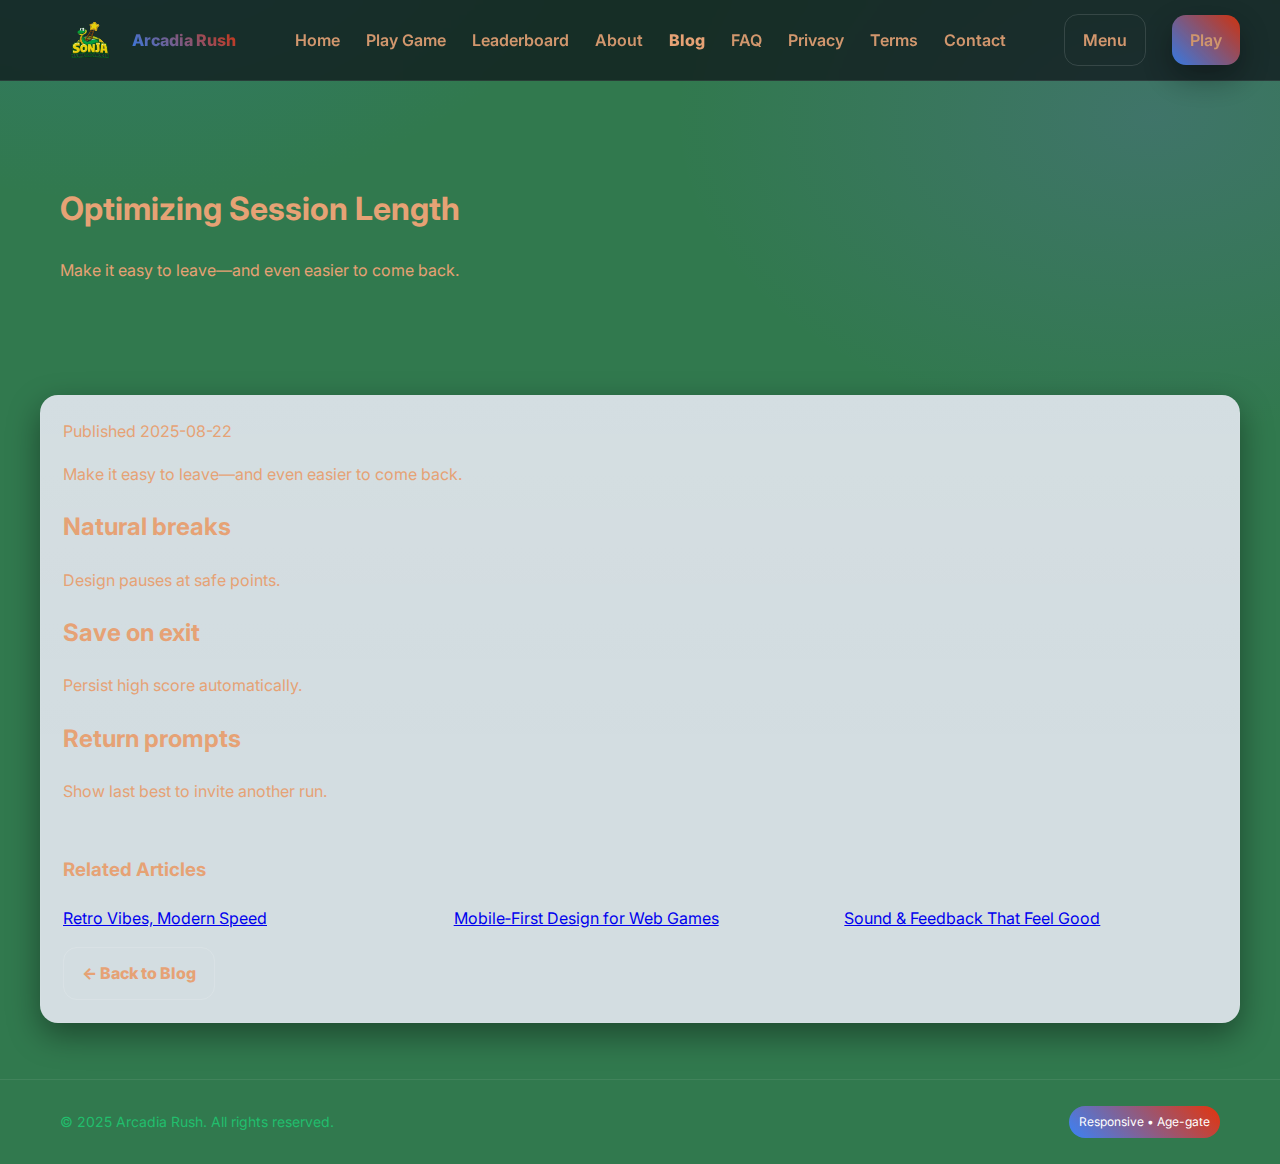
<file: posts/player-retention.html>
<!doctype html><html lang="en"><head><meta charset="utf-8"><meta name="viewport" content="width=device-width, initial-scale=1" /><link rel="icon" href=".././assets/img/Sonja.svg"><title>Optimizing Session Length — Arcadia Rush</title><link rel="stylesheet" href="../assets/css/style.css"><link rel="preconnect" href="https://fonts.googleapis.com"><link href="https://fonts.googleapis.com/css2?family=Inter:wght@400;600;800&display=swap" rel="stylesheet"></head><body>
<nav class="nav"><div class="container nav-inner"><a class="logo" href="../index.html"><img src="../assets/img/Sonja.svg" alt="Arcadia Rush icon"><span>Arcadia Rush</span></a><div class="menu" data-nav-menu><a href="../index.html">Home</a><a href="../game.html">Play Game</a><a href="../leaderboard.html">Leaderboard</a><a href="../about.html">About</a><a href="../blog.html" style="opacity:1;font-weight:800">Blog</a><a href="../faq.html">FAQ</a><a href="../privacy.html">Privacy</a><a href="../terms.html">Terms</a><a href="../index.html#contact">Contact</a></div><div class="right"><a class="btn ghost" data-nav-toggle>Menu</a><a class="btn" href="../game.html">Play</a></div></div></nav>
<header class="hero"><div class="container"><h1>Optimizing Session Length</h1><p>Make it easy to leave—and even easier to come back.</p></div></header>
<section class="section container"><article class="card"><div class="meta">Published 2025-08-22</div><p>Make it easy to leave—and even easier to come back.</p><h2>Natural breaks</h2><p>Design pauses at safe points.</p><h2>Save on exit</h2><p>Persist high score automatically.</p><h2>Return prompts</h2><p>Show last best to invite another run.</p><div style="height:16px"></div><h3>Related Articles</h3><div class="grid-3"><a href="../posts/retro-vibes.html">Retro Vibes, Modern Speed</a><a href="../posts/mobile-first-design.html">Mobile‑First Design for Web Games</a><a href="../posts/sound-and-feedback.html">Sound & Feedback That Feel Good</a></div><div style="height:16px"></div><a class="btn ghost" href="../blog.html">← Back to Blog</a></article></section>
<footer class="footer"><div class="container" style="display:flex;align-items:center;justify-content:space-between;gap:12px;flex-wrap:wrap"><div>© 2025 Arcadia Rush. All rights reserved.</div><div><span class="badge">Responsive • Age-gate</span></div></div></footer><script src="../assets/js/main.js"></script></body></html>
</file>
<file: assets/css/style.css>
:root{
  --bg:#31794e;
  --card:#d3dde1;
  --muted:#21be6d;
  --text:#e6a275;
  --a:#3B82F6; /* bright blue */
  --b:#e4340c; /* violet */
  --shadow:0 12px 32px rgba(0,0,0,.4)
}
*{box-sizing:border-box}  
html,body{margin:0;padding:0}
html{scroll-behavior:smooth}
body{
  font-family:Inter,Poppins,system-ui,-apple-system,Segoe UI,Roboto,Arial,sans-serif;
  color:var(--text);
  background:
    radial-gradient(1200px 800px at 10% -10%, rgba(59,130,246,.18), transparent 40%),
    radial-gradient(1200px 800px at 90% 10%, rgba(139,92,246,.16), transparent 40%),
    var(--bg);
  line-height:1.65
}
.container{max-width:1200px;margin:0 auto;padding:0 20px}
.nav{position:sticky;top:0;z-index:50;background:rgba(11,14,22,.7);backdrop-filter:blur(8px);border-bottom:1px solid rgba(255,255,255,.08)}
.nav-inner{display:flex;align-items:center;justify-content:space-between;padding:14px 0}
.nav a{color:var(--text);text-decoration:none;margin-left:18px;font-weight:600;opacity:.9}
.nav a:hover{opacity:1}
.logo{display:flex;align-items:center;gap:10px}
.logo img{height:36px}
.logo span{font-weight:800;background:linear-gradient(45deg,var(--a),var(--b));-webkit-background-clip:text;background-clip:text;color:transparent}
.menu{display:flex;align-items:center;gap:8px;flex-wrap:wrap}
.right{display:flex;align-items:center;gap:8px}
.btn{display:inline-flex;align-items:center;gap:10px;padding:12px 18px;border-radius:14px;background:linear-gradient(45deg,var(--a),var(--b));color:white;text-decoration:none;font-weight:800;border:0;box-shadow:var(--shadow);cursor:pointer}
.btn.ghost{background:transparent;border:1px solid rgba(255,255,255,.14);color:var(--text);box-shadow:none}
.hero{padding:80px 0 40px}
.hero .grid{display:grid;grid-template-columns:1.2fr 1fr;gap:28px;align-items:center}
.card{background:linear-gradient(180deg, rgba(255,255,255,.02), transparent 60%),var(--card);border:1px solid rgba(255,255,255,.06);border-radius:18px;padding:22px;box-shadow:var(--shadow);overflow:hidden}
.kudos{display:flex;flex-wrap:wrap;gap:10px}
.kudos .pill{padding:8px 12px;border:1px solid rgba(255,255,255,.14);border-radius:999px;color:var(--muted);font-size:13px}
.section{padding:56px 0}
.grid-2{display:grid;grid-template-columns:1fr 1fr;gap:18px}
.grid-3{display:grid;grid-template-columns:repeat(3,1fr);gap:18px}
.showcase{display:grid;grid-template-columns:repeat(3,1fr);gap:18px;margin-top:18px}
.tile{position:relative;border-radius:16px;overflow:hidden;min-height:180px;background:linear-gradient(45deg, rgba(59,130,246,.2), rgba(139,92,246,.2));border:1px solid rgba(255,255,255,.06)}
.tile .cap{position:absolute;bottom:10px;left:10px;background:rgba(0,0,0,.35);padding:6px 10px;border-radius:999px}
.stats{display:grid;grid-template-columns:repeat(4,1fr);gap:18px;margin-top:18px}
.stat{text-align:center}
.stat .n{font-size:36px;font-weight:900;background:linear-gradient(45deg,var(--a),var(--b));-webkit-background-clip:text;background-clip:text;color:transparent}
.stat .t{color:var(--muted)}
.badge{font-size:12px;color:white;background:linear-gradient(45deg,var(--a),var(--b));display:inline-block;padding:6px 10px;border-radius:999px}
.input,input,textarea{width:100%;padding:14px;border-radius:12px;border:1px solid rgba(255,255,255,.16);background:#0d101a;color:var(--text)}
.form-row{display:grid;grid-template-columns:1fr 1fr;gap:12px}
.footer{padding:26px 0;border-top:1px solid rgba(255,255,255,.08);color:var(--muted);font-size:14px}
.blog-grid{display:grid;grid-template-columns:repeat(3,1fr);gap:18px;align-items:stretch}
.blog-card{display:flex;flex-direction:column;min-height:280px}
.blog-card .meta{color:var(--muted);font-size:14px;margin:6px 0 10px}
.blog-card .excerpt{color:var(--muted);display:-webkit-box;-webkit-line-clamp:5;-webkit-box-orient:vertical;overflow:hidden}
.blog-card .read{margin-top:auto}
.modal-backdrop{position:fixed;inset:0;background:rgba(0,0,0,.6);display:none;align-items:center;justify-content:center;z-index:1000}
.modal{background:var(--card);border:1px solid rgba(255,255,255,.2);border-radius:16px;padding:22px;width:min(520px,92vw);box-shadow:var(--shadow)}
@media(max-width:980px){.hero .grid,.grid-2,.grid-3,.showcase,.blog-grid{grid-template-columns:1fr}}
</file>
